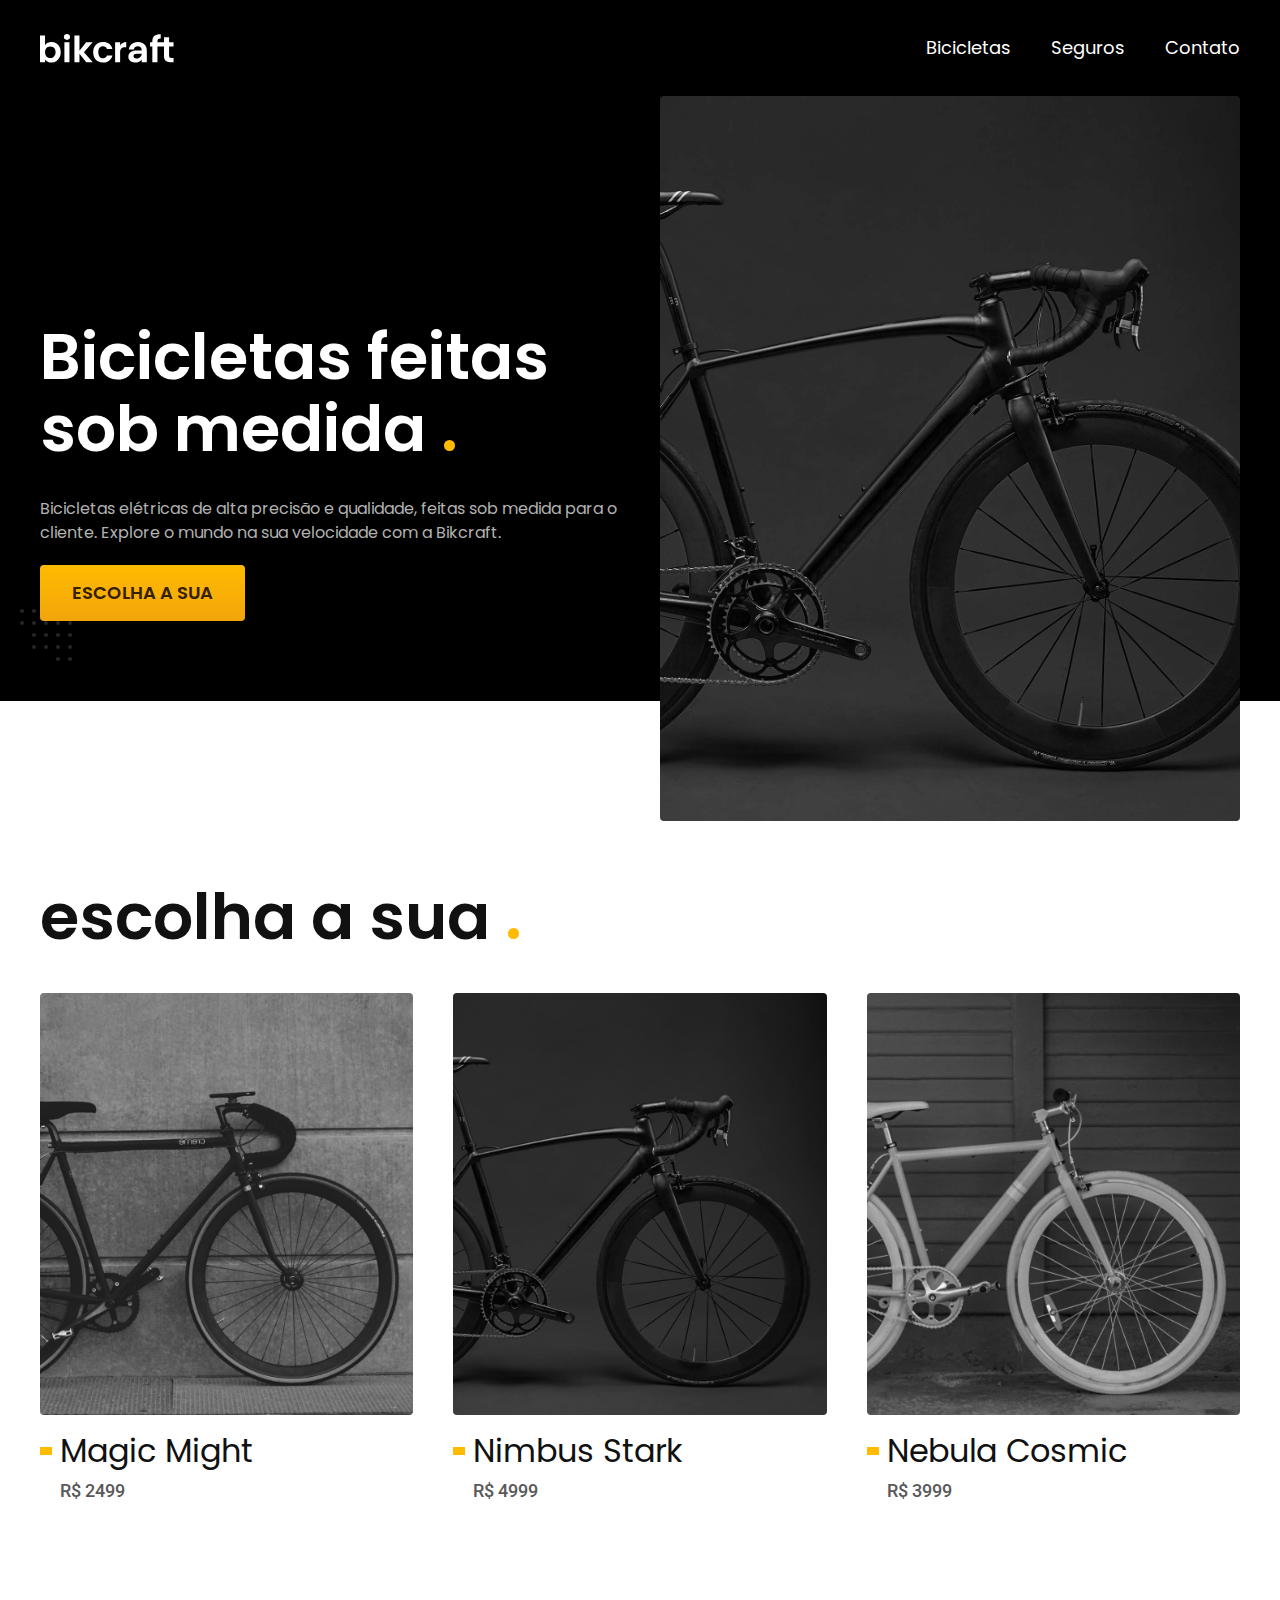
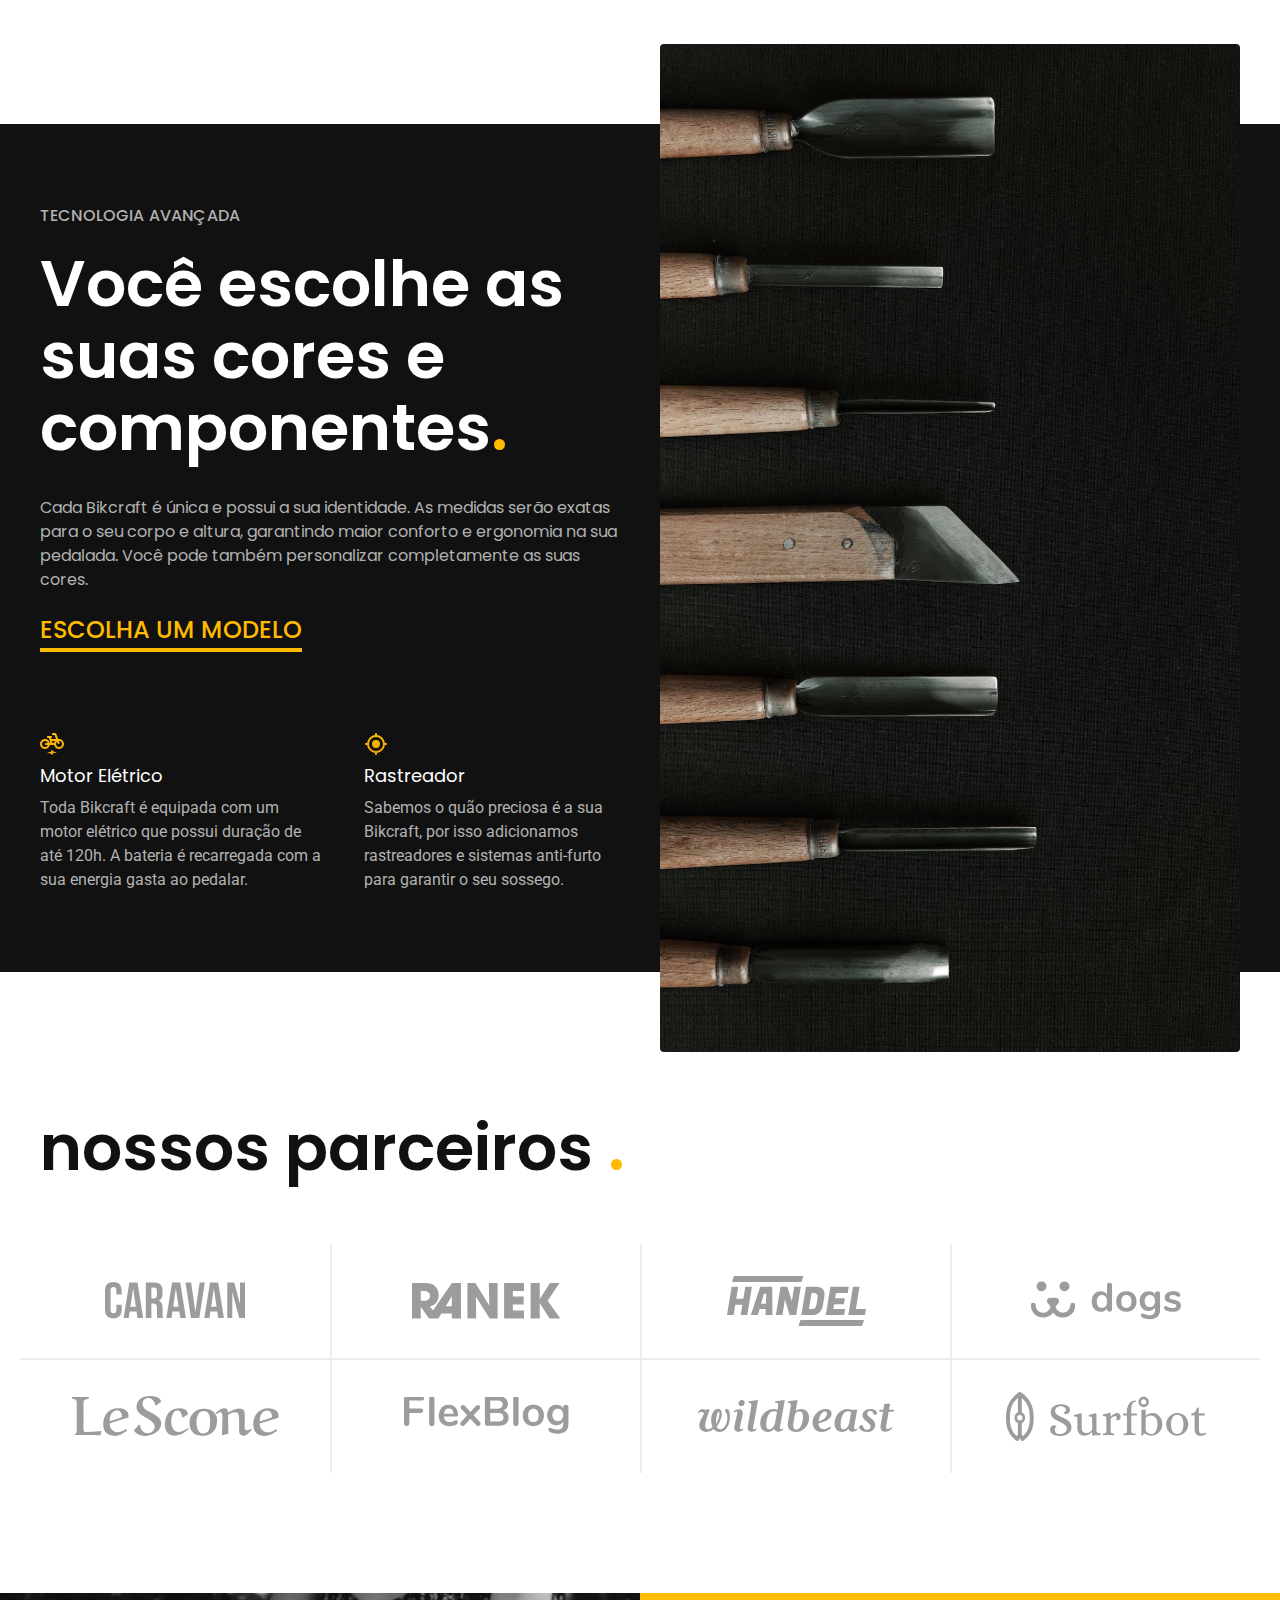
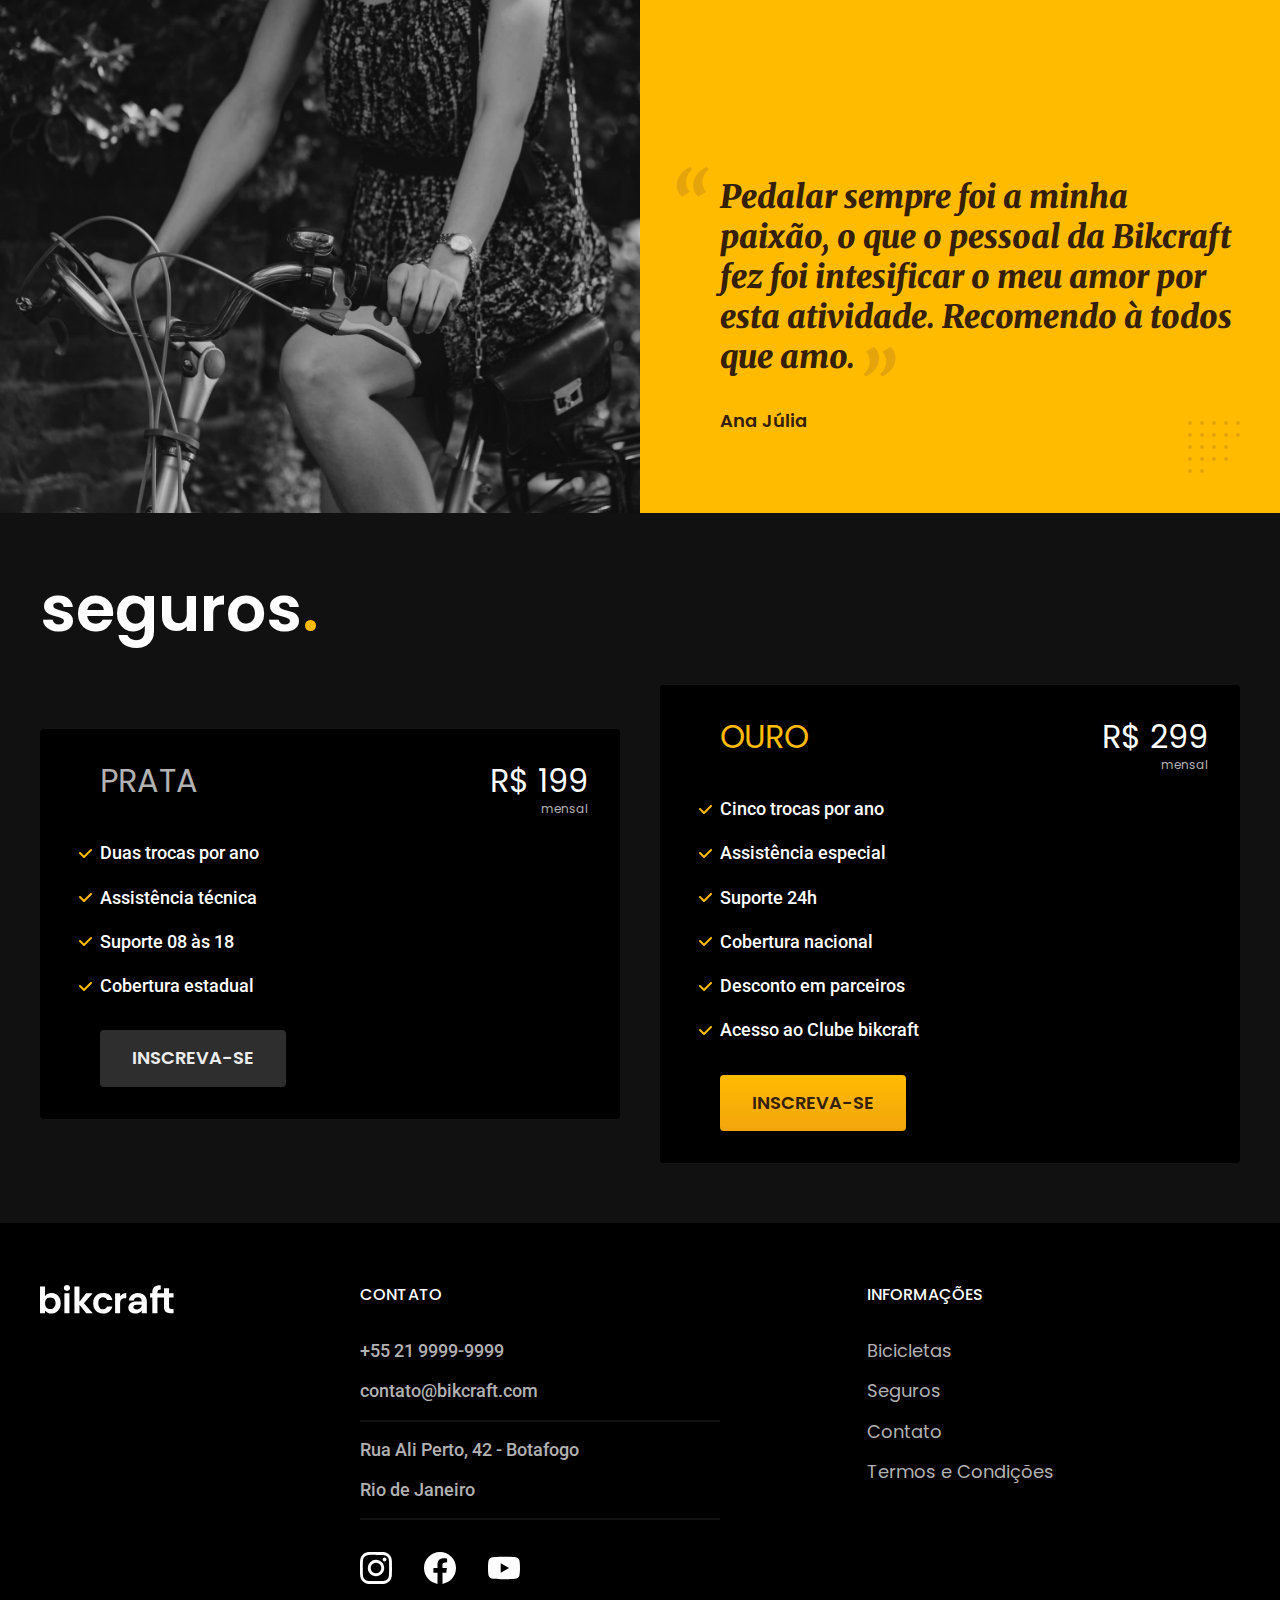
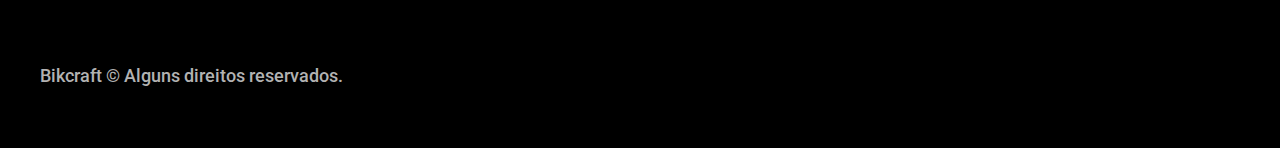
<file: index.html>
<!DOCTYPE html>

<html lang="pt-br">
  <head>
    <meta charset="UTF-8" />
    <meta name="viewport" content="width=device-width, initial-scale=1.0" />
    <title>Bikcraft - Bicicletas Elétricas</title>
    <meta
      name="description"
      content="Bicicletas 
    elétricas de alta precisão e qualidade,  feitas 
    sob medida para o cliente. Explore o mundo na sua velocidade com a Bikcraft."
    />
    <link rel="preconnect" href="https://fonts.googleapis.com" />
    <link rel="preconnect" href="https://fonts.gstatic.com" crossorigin />
    <link
      href="https://fonts.googleapis.com/css2?family=Merriweather:ital,wght@1,900&family=Poppins:wght@400;600&family=Roboto:wght@400;500&display=swap"
      rel="stylesheet"
    />

    <link rel="icon" href="./favicon.svg" type="image/svg+xml" />
    <link rel="preload" href="./css/style.min.css" as="style" />
    <link rel="stylesheet" href="./css/style.min.css" />

    <script>
      document.documentElement.classList.add("js");
    </script>
  </head>

  <body>
    <header class="header-bg">
      <div class="container header">
        <a href="./">
          <img
            src="./img/bikcraft.svg"
            width="136"
            height="32"
            alt="Bikcraft"
          />
        </a>

        <nav aria-label="primaria">
          <ul class="header-menu font-1-m cor-0">
            <li><a href="./bicicletas.html">Bicicletas</a></li>
            <li><a href="./seguros.html">Seguros</a></li>
            <li><a href="./contato.html">Contato</a></li>
          </ul>
        </nav>
      </div>
    </header>

    <main class="introducao-bg">
      <div class="container introducao">
        <div class="introducao-conteudo">
          <h1 class="font-1-xxl cor-0 fadeInRight" data-anime="200">
            Bicicletas feitas sob medida <span class="cor-p1">.</span>
          </h1>
          <p class="font-2-l cor-5 fadeInRight" data-anime="400">
            Bicicletas elétricas de alta precisão e qualidade, feitas sob medida
            para o cliente. Explore o mundo na sua velocidade com a Bikcraft.
          </p>
          <a class="botao fadeInRight" data-anime="600" href="./bicicletas.html"
            >Escolha a sua</a
          >
        </div>
        <picture data-anime="800" class="fadeInRight">
          <source
            media="(max-width: 800px)"
            srcset="./img/bicicletas/nimbus.jpg"
          />
          <img
            src="./img/fotos/introducao.jpg"
            alt="Bicicleta elétrica preta."
          />
        </picture>
      </div>
    </main>

    <article class="bicicletas-lista">
      <h2 class="container font-1-xxl">
        escolha a sua <span class="cor-p1">.</span>
      </h2>

      <ul>
        <li>
          <a href="./bicicletas/magic.html">
            <img src="./img/bicicletas/magic-home.jpg" alt="Bicileta preta" />
            <h3 class="font-1-xl">Magic Might</h3>
            <span class="font-2-m cor-8">R$ 2499</span>
          </a>
        </li>

        <li>
          <a href="./bicicletas/nimbus.html">
            <img src="./img/bicicletas/nimbus-home.jpg" alt="Bicileta preta" />
            <h3 class="font-1-xl">Nimbus Stark</h3>
            <span class="font-2-m cor-8">R$ 4999</span>
          </a>
        </li>

        <li>
          <a href="./bicicletas/nebula.html">
            <img src="./img/bicicletas/nebula-home.jpg" alt="Bicileta preta" />
            <h3 class="font-1-xl">Nebula Cosmic</h3>
            <span class="font-2-m cor-8">R$ 3999</span>
          </a>
        </li>
      </ul>
    </article>

    <article class="tecnologia-bg">
      <div class="tecnologia container">
        <div class="tecnologia-conteudo">
          <span class="font-2-l-b cor-5">Tecnologia Avançada</span>
          <h2 class="font-1-xxl cor-0">
            Você escolhe as suas cores e componentes<span class="cor-p1"
              >.</span
            >
          </h2>
          <p class="font-2-l cor-5">
            Cada Bikcraft é única e possui a sua identidade. As medidas serão
            exatas para o seu corpo e altura, garantindo maior conforto e
            ergonomia na sua pedalada. Você pode também personalizar
            completamente as suas cores.
          </p>
          <a class="link" href="./bicicletas.html">Escolha um modelo</a>
          <div class="tecnologia-vantagens">
            <div>
              <img src="./img/icones/eletrica.svg" alt="" />
              <h3 class="font-1-m cor-0">Motor Elétrico</h3>
              <p class="font-2-s cor-5">
                Toda Bikcraft é equipada com um motor elétrico que possui
                duração de até 120h. A bateria é recarregada com a sua energia
                gasta ao pedalar.
              </p>
            </div>
            <div>
              <img src="./img/icones/rastreador.svg" alt="" />
              <h3 class="font-1-m cor-0">Rastreador</h3>
              <p class="font-2-s cor-5">
                Sabemos o quão preciosa é a sua Bikcraft, por isso adicionamos
                rastreadores e sistemas anti-furto para garantir o seu sossego.
              </p>
            </div>
          </div>
        </div>
        <div class="tecnologia-imagem">
          <img src="./img/fotos/tecnologia.jpg" alt="" />
        </div>
      </div>
    </article>

    <section class="parceiros" aria-label="Nossos-Parceiros">
      <h2 class="container font-1-xxl">
        nossos parceiros <span class="cor-p1">.</span>
      </h2>
      <ul>
        <li><img src="./img/parceiros/caravan.svg" alt="caravan" /></li>
        <li><img src="./img/parceiros/ranek.svg" alt="ranek" /></li>
        <li><img src="./img/parceiros/handel.svg" alt="handel" /></li>
        <li><img src="./img/parceiros/dogs.svg" alt="dogscaravan" /></li>
        <li><img src="./img/parceiros/lescone.svg" alt="lescone" /></li>
        <li><img src="./img/parceiros/flexblog.svg" alt="flexblog" /></li>
        <li><img src="./img/parceiros/wildbeast.svg" alt="wildbeast" /></li>
        <li><img src="./img/parceiros/surfbot.svg" alt="surfbot" /></li>
      </ul>
    </section>

    <section class="depoimento" aria-label="Depoimento">
      <div>
        <img
          src="./img/fotos/depoimento.jpg"
          alt="Pessoa pedalando uma bicicleta Bikcraft"
        />
      </div>

      <div class="depoimento-conteudo">
        <blockquote class="font-1-xl cor-p5">
          <p>
            Pedalar sempre foi a minha paixão, o que o pessoal da Bikcraft fez
            foi intesificar o meu amor por esta atividade. Recomendo à todos que
            amo.
          </p>
        </blockquote>
        <span class="font-1-m-b cor-p5">Ana Júlia</span>
      </div>
    </section>

    <article class="seguros-bg">
      <div class="seguros container">
        <h2 class="font-1-xxl cor-0">seguros<span class="cor-p1">.</span></h2>
        <div class="seguros-item">
          <h3 class="font-1-xl cor-6">PRATA</h3>
          <span class="font-1-xl cor-0"
            >R$ 199 <span class="font-1-xs cor-6">mensal</span></span
          >
          <ul class="font-2-m cor-0">
            <li>Duas trocas por ano</li>
            <li>Assistência técnica</li>
            <li>Suporte 08 às 18</li>
            <li>Cobertura estadual</li>
          </ul>
          <a class="botao secundario" href="./orcamento.html">Inscreva-se</a>
        </div>

        <div class="seguros-item">
          <h3 class="font-1-xl cor-p1">OURO</h3>
          <span class="font-1-xl cor-0"
            >R$ 299 <span class="font-1-xs cor-6">mensal</span></span
          >
          <ul class="font-2-m cor-0">
            <li>Cinco trocas por ano</li>
            <li>Assistência especial</li>
            <li>Suporte 24h</li>
            <li>Cobertura nacional</li>
            <li>Desconto em parceiros</li>
            <li>Acesso ao Clube bikcraft</li>
          </ul>
          <a class="botao" href="./orcamento.html">Inscreva-se</a>
        </div>
      </div>
    </article>

    <footer class="footer-bg">
      <div class="footer container">
        <img src="./img/bikcraft.svg" alt="Bikcraft" />
        <div class="footer-contato">
          <h3 class="font-2-l-b cor-0">Contato</h3>
          <ul class="font-2-m cor-5">
            <li><a href="tel:+552199999999">+55 21 9999-9999</a></li>
            <li>
              <a href="mailto:contato@bikcraft.com">contato@bikcraft.com</a>
            </li>
            <li>Rua Ali Perto, 42 - Botafogo</li>
            <li>Rio de Janeiro</li>
          </ul>
          <div class="footer-redes">
            <a href="./">
              <img src="./img/redes/instagram.svg" alt="Instagram" />
            </a>
            <a href="./">
              <img src="./img/redes/facebook.svg" alt="Facebook" />
            </a>
            <a href="./">
              <img src="./img/redes/youtube.svg" alt="Youtube" />
            </a>
          </div>
        </div>
        <div class="footer-informacoes">
          <h3 class="font-2-l-b cor-0">Informações</h3>
          <nav>
            <ul class="font-1-m cor-5">
              <li><a href="./bicicletas.html">Bicicletas</a></li>
              <li><a href="./seguros.html">Seguros</a></li>
              <li><a href="./contato.html">Contato</a></li>
              <li><a href="./termos.html">Termos e Condições</a></li>
            </ul>
          </nav>
        </div>
        <p class="footer-copy font-2-m cor-6">
          Bikcraft © Alguns direitos reservados.
        </p>
      </div>
    </footer>
    <script src="./js/plugins/simple-anime.js"></script>
    <script src="./js/script.js"></script>
  </body>
</html>
</file>
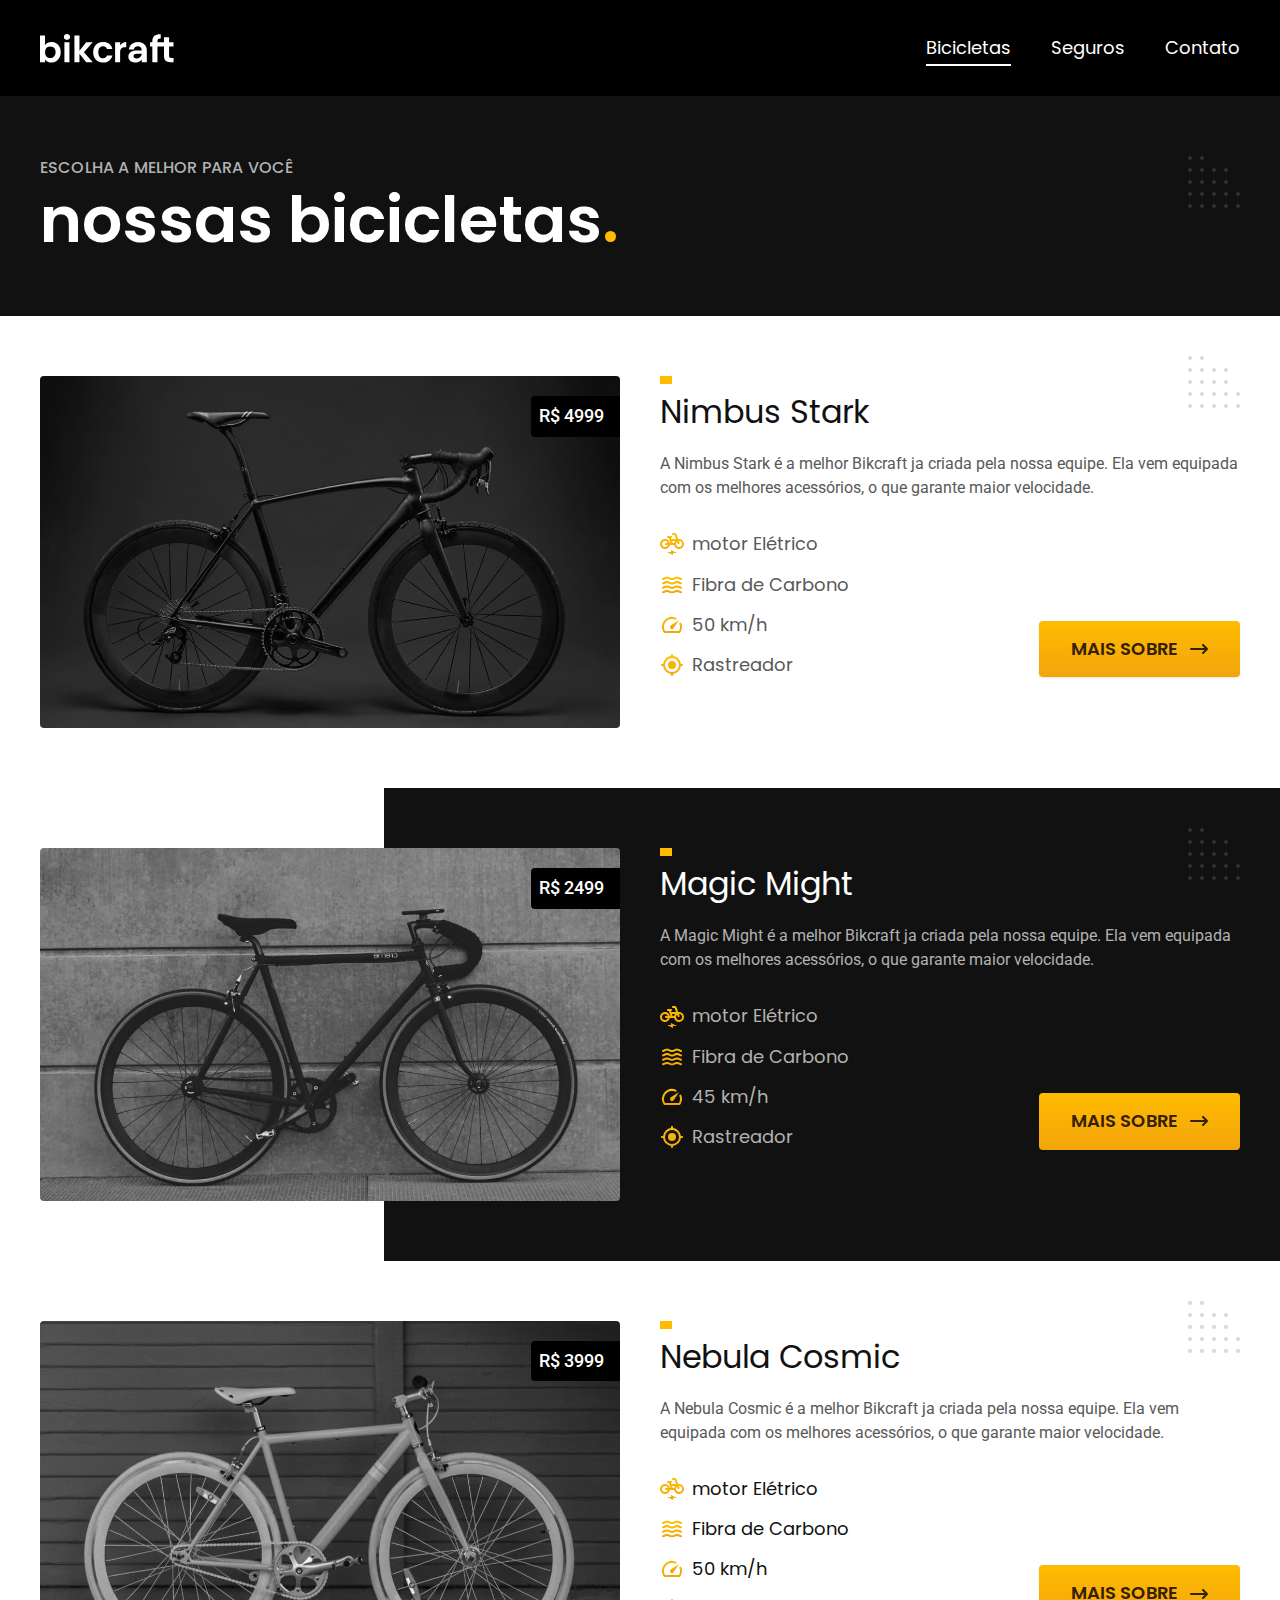
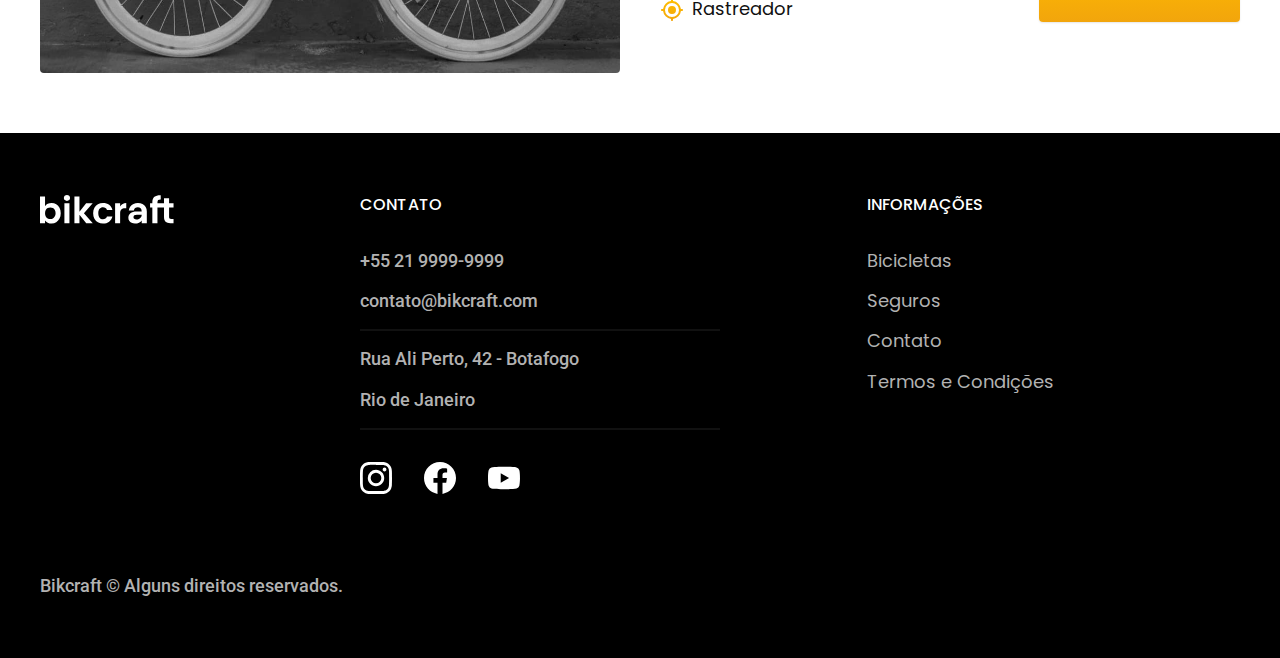
<file: bicicletas.html>
<!DOCTYPE html>

<html lang="pt-br">
  <head>
    <meta charset="UTF-8" />
    <meta name="viewport" content="width=device-width, initial-scale=1.0" />
    <title>Bicicletas | Bikcraft</title>
    <meta name="description" content="Termos e Condições." />
    <link rel="icon" href="./favicon.svg" type="image/svg+xml" />
    <link rel="preload" href="./css/style.min.css" as="style" />
    <link rel="stylesheet" href="./css/style.min.css" />

    <link rel="preconnect" href="https://fonts.googleapis.com" />
    <link rel="preconnect" href="https://fonts.gstatic.com" crossorigin />
    <link
      href="https://fonts.googleapis.com/css2?family=Merriweather:ital,wght@1,900&family=Poppins:wght@400;600&family=Roboto:wght@400;500&display=swap"
      rel="stylesheet"
    />
    <script>
      document.documentElement.classList.add("js");
    </script>
  </head>

  <body id="bicicletas">
    <header class="header-bg">
      <div class="container header">
        <a href="./">
          <img src="./img/bikcraft.svg" alt="Bikcraft" />
        </a>

        <nav aria-label="primaria">
          <ul class="header-menu font-1-m cor-0">
            <li><a href="./bicicletas.html">Bicicletas</a></li>
            <li><a href="./seguros.html">Seguros</a></li>
            <li><a href="./contato.html">Contato</a></li>
          </ul>
        </nav>
      </div>
    </header>

    <main>
      <div class="titulo-bg">
        <div class="titulo container">
          <p class="font font-2-l-b cor-5">Escolha a melhor para você</p>
          <h1 class="font-1-xxl cor-0">
            nossas bicicletas<span class="cor-p1">.</span>
          </h1>
        </div>
      </div>

      <div>
        <div class="bicicletas container">
          <div class="bicicletas-imagem">
            <img src="./img/bicicletas/nimbus.jpg" alt="Bicicleta Preta" />
            <span class="font-2-m cor-0">R$ 4999</span>
          </div>
          <div class="bicicletas-conteudo">
            <h2 class="font-1-xl">Nimbus Stark</h2>
            <p class="font-2-s cor-8">
              A Nimbus Stark é a melhor Bikcraft ja criada pela nossa equipe.
              Ela vem equipada com os melhores acessórios, o que garante maior
              velocidade.
            </p>
            <ul class="font-1-m cor-8">
              <li>
                <img src="./img/icones/eletrica.svg" alt="" />
                motor Elétrico
              </li>
              <li>
                <img src="./img/icones/carbono.svg" alt="" />
                Fibra de Carbono
              </li>
              <li>
                <img src="./img/icones/velocidade.svg" alt="" />
                50 km/h
              </li>
              <li>
                <img src="./img/icones/rastreador.svg" alt="" />
                Rastreador
              </li>
            </ul>
            <a class="botao seta" href="./bicicletas/nimbus.html">Mais Sobre</a>
          </div>
        </div>
      </div>

      <div class="bicicletas-bg">
        <div class="bicicletas container">
          <div class="bicicletas-imagem">
            <img src="./img/bicicletas/magic.jpg" alt="Bicicleta Preta" />
            <span class="font-2-m cor-0">R$ 2499</span>
          </div>
          <div class="bicicletas-conteudo">
            <h2 class="font-1-xl cor-0">Magic Might</h2>
            <p class="font-2-s cor-5">
              A Magic Might é a melhor Bikcraft ja criada pela nossa equipe. Ela
              vem equipada com os melhores acessórios, o que garante maior
              velocidade.
            </p>
            <ul class="font-1-m cor-5">
              <li>
                <img src="./img/icones/eletrica.svg" alt="" />
                motor Elétrico
              </li>
              <li>
                <img src="./img/icones/carbono.svg" alt="" />
                Fibra de Carbono
              </li>
              <li>
                <img src="./img/icones/velocidade.svg" alt="" />
                45 km/h
              </li>
              <li>
                <img src="./img/icones/rastreador.svg" alt="" />
                Rastreador
              </li>
            </ul>
            <a class="botao seta" href="./bicicletas/magic.html">Mais Sobre</a>
          </div>
        </div>
      </div>

      <div>
        <div class="bicicletas container">
          <div class="bicicletas-imagem">
            <img src="./img/bicicletas/nebula.jpg" alt="Bicicleta Preta" />
            <span class="font-2-m cor-0">R$ 3999</span>
          </div>
          <div class="bicicletas-conteudo">
            <h2 class="font-1-xl">Nebula Cosmic</h2>
            <p class="font-2-s cor-8">
              A Nebula Cosmic é a melhor Bikcraft ja criada pela nossa equipe.
              Ela vem equipada com os melhores acessórios, o que garante maior
              velocidade.
            </p>
            <ul class="font-1-m cor8">
              <li>
                <img src="./img/icones/eletrica.svg" alt="" />
                motor Elétrico
              </li>
              <li>
                <img src="./img/icones/carbono.svg" alt="" />
                Fibra de Carbono
              </li>
              <li>
                <img src="./img/icones/velocidade.svg" alt="" />
                50 km/h
              </li>
              <li>
                <img src="./img/icones/rastreador.svg" alt="" />
                Rastreador
              </li>
            </ul>
            <a class="botao seta" href="./bicicletas/nebula.html">Mais Sobre</a>
          </div>
        </div>
      </div>
    </main>

    <footer class="footer-bg">
      <div class="footer container">
        <img src="./img/bikcraft.svg" alt="Bikcraft" />
        <div class="footer-contato">
          <h3 class="font-2-l-b cor-0">Contato</h3>
          <ul class="font-2-m cor-5">
            <li><a href="tel:+552199999999">+55 21 9999-9999</a></li>
            <li>
              <a href="mailto:contato@bikcraft.com">contato@bikcraft.com</a>
            </li>
            <li>Rua Ali Perto, 42 - Botafogo</li>
            <li>Rio de Janeiro</li>
          </ul>
          <div class="footer-redes">
            <a href="./">
              <img src="./img/redes/instagram.svg" alt="Instagram" />
            </a>
            <a href="./">
              <img src="./img/redes/facebook.svg" alt="Facebook" />
            </a>
            <a href="./">
              <img src="./img/redes/youtube.svg" alt="Youtube" />
            </a>
          </div>
        </div>
        <div class="footer-informacoes">
          <h3 class="font-2-l-b cor-0">Informações</h3>
          <nav>
            <ul class="font-1-m cor-5">
              <li><a href="./bicicletas.html">Bicicletas</a></li>
              <li><a href="./seguros.html">Seguros</a></li>
              <li><a href="./contato.html">Contato</a></li>
              <li><a href="./termos.html">Termos e Condições</a></li>
            </ul>
          </nav>
        </div>
        <p class="footer-copy font-2-m cor-6">
          Bikcraft © Alguns direitos reservados.
        </p>
      </div>
    </footer>
    <script src="./js/script.js"></script>
  </body>
</html>
</file>
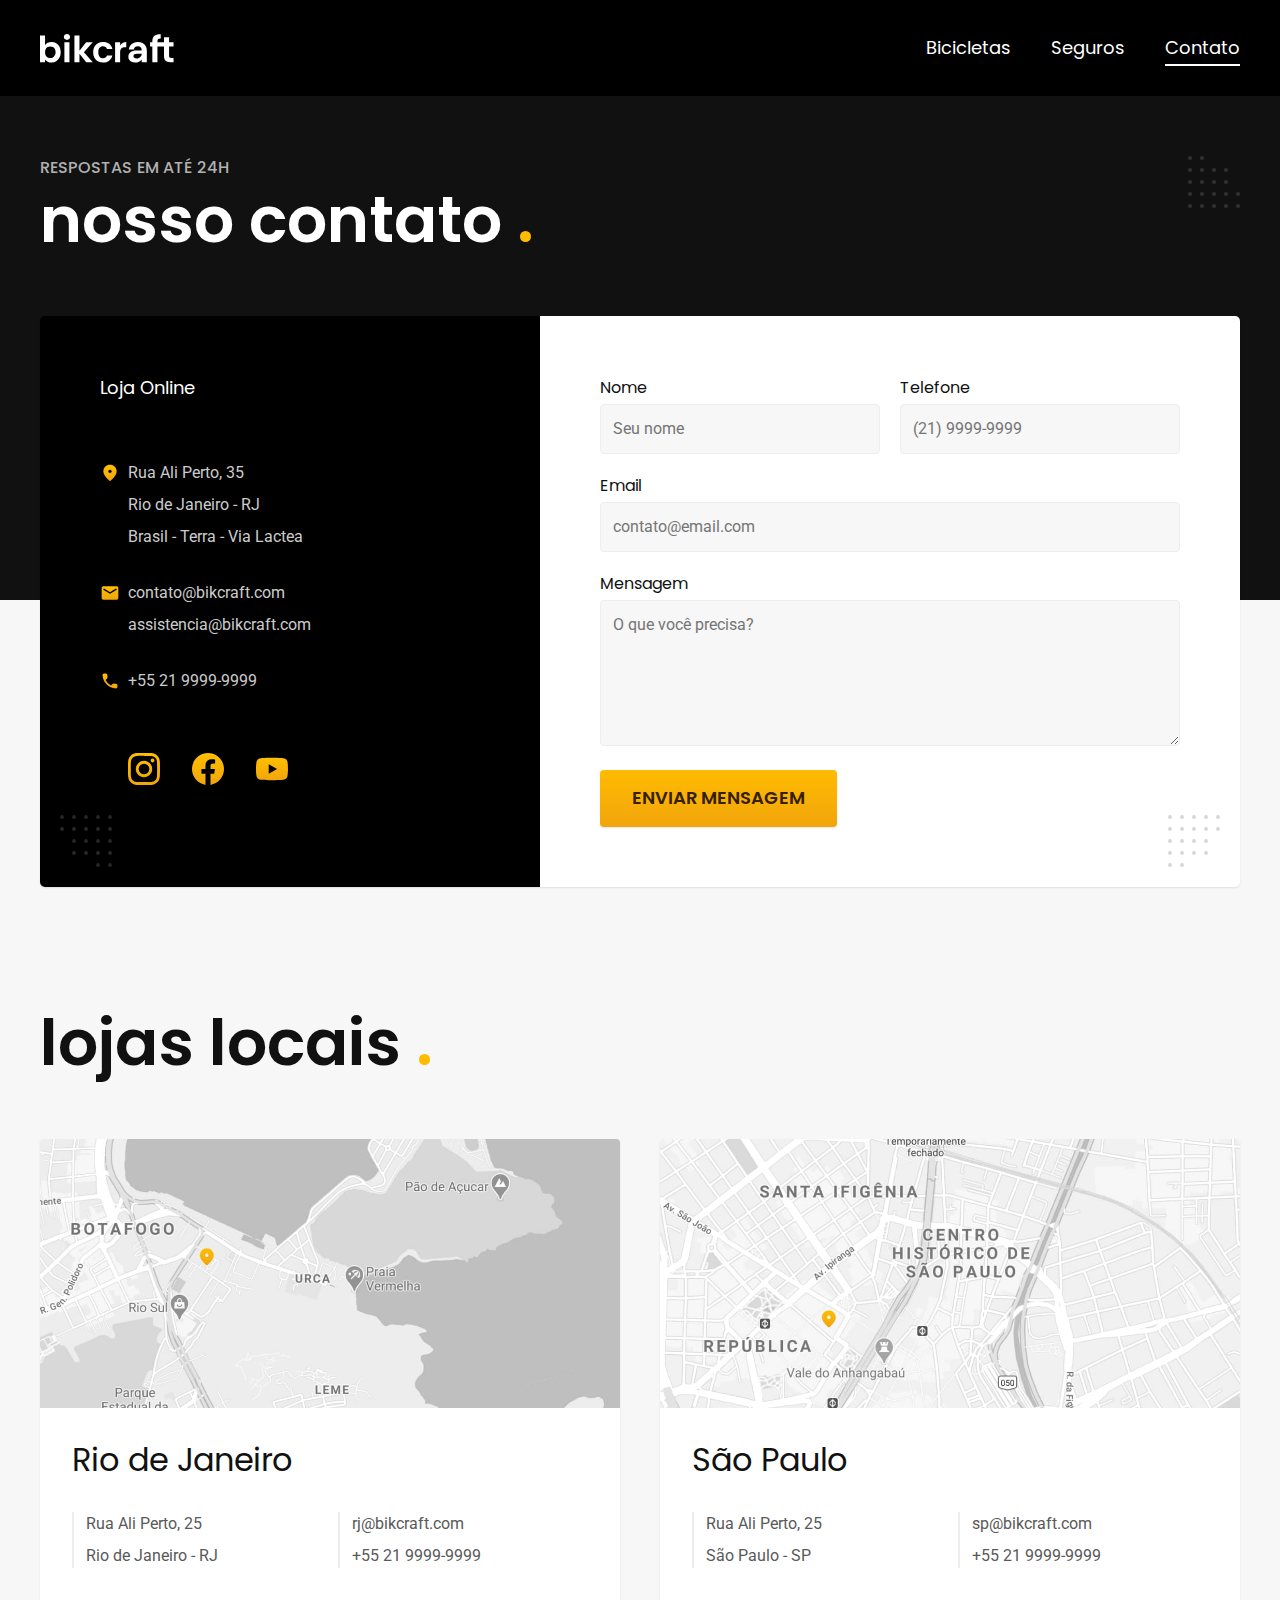
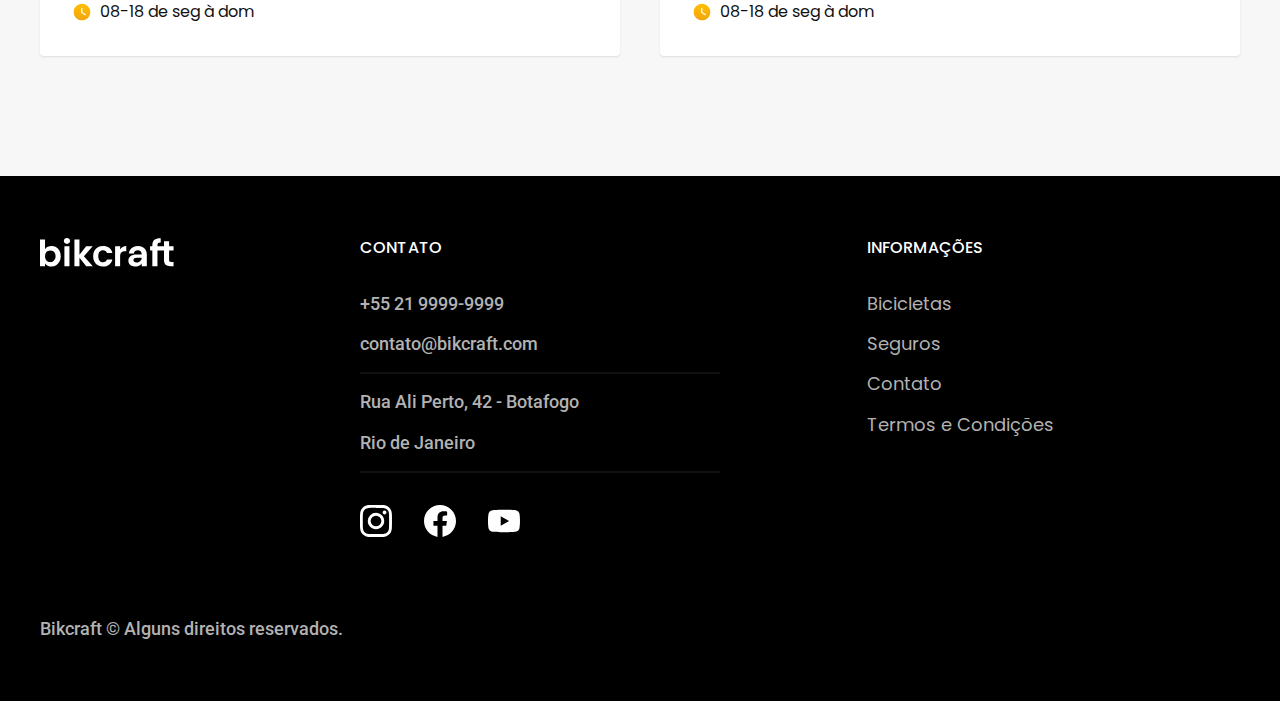
<file: contato.html>
<!DOCTYPE html>

<html lang="pt-br">
  <head>
    <meta charset="UTF-8" />
    <meta name="viewport" content="width=device-width, initial-scale=1.0" />
    <title>Contato | Bikcraft</title>
    <meta name="description" content="Termos e Condições." />
    <link rel="icon" href="./favicon.svg" type="image/svg+xml" />
    <link rel="preload" href="./css/style.min.css" as="style" />
    <link rel="stylesheet" href="./css/style.min.css" />

    <link rel="preconnect" href="https://fonts.googleapis.com" />
    <link rel="preconnect" href="https://fonts.gstatic.com" crossorigin />
    <link
      href="https://fonts.googleapis.com/css2?family=Merriweather:ital,wght@1,900&family=Poppins:wght@400;600&family=Roboto:wght@400;500&display=swap"
      rel="stylesheet"
    />
    <script>
      document.documentElement.classList.add("js");
    </script>
  </head>

  <body id="contato">
    <header class="header-bg">
      <div class="container header">
        <a href="./">
          <img src="./img/bikcraft.svg" alt="Bikcraft" />
        </a>

        <nav aria-label="primaria">
          <ul class="header-menu font-1-m cor-0">
            <li><a href="./bicicletas.html">Bicicletas</a></li>
            <li><a href="./seguros.html">Seguros</a></li>
            <li><a href="./contato.html">Contato</a></li>
          </ul>
        </nav>
      </div>
    </header>

    <main>
      <div class="titulo-bg">
        <div class="titulo container">
          <p class="font font-2-l-b cor-5">Respostas em até 24h</p>
          <h1 class="font-1-xxl cor-0">
            nosso contato <span class="cor-p1">.</span>
          </h1>
        </div>
      </div>

      <div class="contato container">
        <section class="contato-dados" aria-label="Endereço">
          <h2 class="font-1-m cor-0">Loja Online</h2>
          <div class="contato-endereco font-2-s cor-4">
            <p>Rua Ali Perto, 35</p>
            <p>Rio de Janeiro - RJ</p>
            <p>Brasil - Terra - Via Lactea</p>
          </div>
          <address class="contato-meios font-2-s cor-4">
            <a href="mailto:contato@bikcraft.com">contato@bikcraft.com</a>
            <a href="mailto:assistencia@bikcraft.com"
              >assistencia@bikcraft.com</a
            >
            <a href="tel:+552199999999">+55 21 9999-9999</a>
          </address>
          <div class="contato-redes">
            <a href="./">
              <img src="./img/redes/instagram-p.svg" alt="Instagram" />
            </a>
            <a href="./">
              <img src="./img/redes/facebook-p.svg" alt="Facebook" />
            </a>
            <a href="./">
              <img src="./img/redes/youtube-p.svg" alt="Youtube" />
            </a>
          </div>
        </section>

        <section class="contato-formulario" aria-label="Formulário">
          <form class="form" action="./contato.html">
            <div>
              <label for="nome">Nome</label>
              <input type="text" id="nome" name="nome" placeholder="Seu nome" />
            </div>
            <div>
              <label for="telefone">Telefone</label>
              <input
                type="text"
                id="telefone"
                name="telefone"
                placeholder="(21) 9999-9999"
              />
            </div>
            <div class="col-2">
              <label for="email">Email</label>
              <input
                type="email"
                id="email"
                name="email"
                placeholder="contato@email.com"
              />
            </div>
            <div class="col-2">
              <label for="mensagem">Mensagem</label>
              <textarea
                rows="5"
                id="mensagem"
                name="mensagem"
                placeholder="O que você precisa?"
              ></textarea>
            </div>
            <button class="botao col-2">Enviar Mensagem</button>
          </form>
        </section>
      </div>
    </main>

    <article class="lojas container">
      <h2 class="font-1-xxl">lojas locais <span class="cor-p1">.</span></h2>
      <div class="lojas-item">
        <img
          src="./img/lojas/rj.jpg"
          alt="mapa marcando o endereço em Rua Ali Perto, 25 - 
        Rio de Janeiro - RJ"
        />
        <div class="lojas-conteudo">
          <h3 class="font-1-xl">Rio de Janeiro</h3>
          <div class="lojas-dados font-2-s cor-8">
            <p>Rua Ali Perto, 25</p>
            <p>Rio de Janeiro - RJ</p>
          </div>
          <div class="lojas-dados font-2-s cor-8">
            <a href="mailto:rj@bikcraft.com">rj@bikcraft.com</a>
            <a href="tel:+552199999999">+55 21 9999-9999</a>
          </div>
          <p class="lojas-tempo font-1-s">
            <img src="./img/icones/horario.svg" alt="" />08-18 de seg à dom
          </p>
        </div>
      </div>

      <div class="lojas-item">
        <img
          src="./img/lojas/sp.jpg"
          alt="mapa marcando o endereço em Rua Ali Perto, 25 - 
        São Paulo - SP"
        />
        <div class="lojas-conteudo">
          <h3 class="font-1-xl">São Paulo</h3>
          <div class="lojas-dados font-2-s cor-8">
            <p>Rua Ali Perto, 25</p>
            <p>São Paulo - SP</p>
          </div>
          <div class="lojas-dados font-2-s cor-8">
            <a href="mailto:sp@bikcraft.com">sp@bikcraft.com</a>
            <a href="tel:+551199999999">+55 21 9999-9999</a>
          </div>
          <p class="lojas-tempo font-1-s">
            <img src="./img/icones/horario.svg" alt="" />08-18 de seg à dom
          </p>
        </div>
      </div>
    </article>

    <footer class="footer-bg">
      <div class="footer container">
        <img src="./img/bikcraft.svg" alt="Bikcraft" />
        <div class="footer-contato">
          <h3 class="font-2-l-b cor-0">Contato</h3>
          <ul class="font-2-m cor-5">
            <li><a href="tel:+552199999999">+55 21 9999-9999</a></li>
            <li>
              <a href="mailto:contato@bikcraft.com">contato@bikcraft.com</a>
            </li>
            <li>Rua Ali Perto, 42 - Botafogo</li>
            <li>Rio de Janeiro</li>
          </ul>
          <div class="footer-redes">
            <a href="./">
              <img src="./img/redes/instagram.svg" alt="Instagram" />
            </a>
            <a href="./">
              <img src="./img/redes/facebook.svg" alt="Facebook" />
            </a>
            <a href="./">
              <img src="./img/redes/youtube.svg" alt="Youtube" />
            </a>
          </div>
        </div>
        <div class="footer-informacoes">
          <h3 class="font-2-l-b cor-0">Informações</h3>
          <nav>
            <ul class="font-1-m cor-5">
              <li><a href="./bicicletas.html">Bicicletas</a></li>
              <li><a href="./seguros.html">Seguros</a></li>
              <li><a href="./contato.html">Contato</a></li>
              <li><a href="./termos.html">Termos e Condições</a></li>
            </ul>
          </nav>
        </div>
        <p class="footer-copy font-2-m cor-6">
          Bikcraft © Alguns direitos reservados.
        </p>
      </div>
    </footer>
    <script src="./js/script.js"></script>
  </body>
</html>
</file>
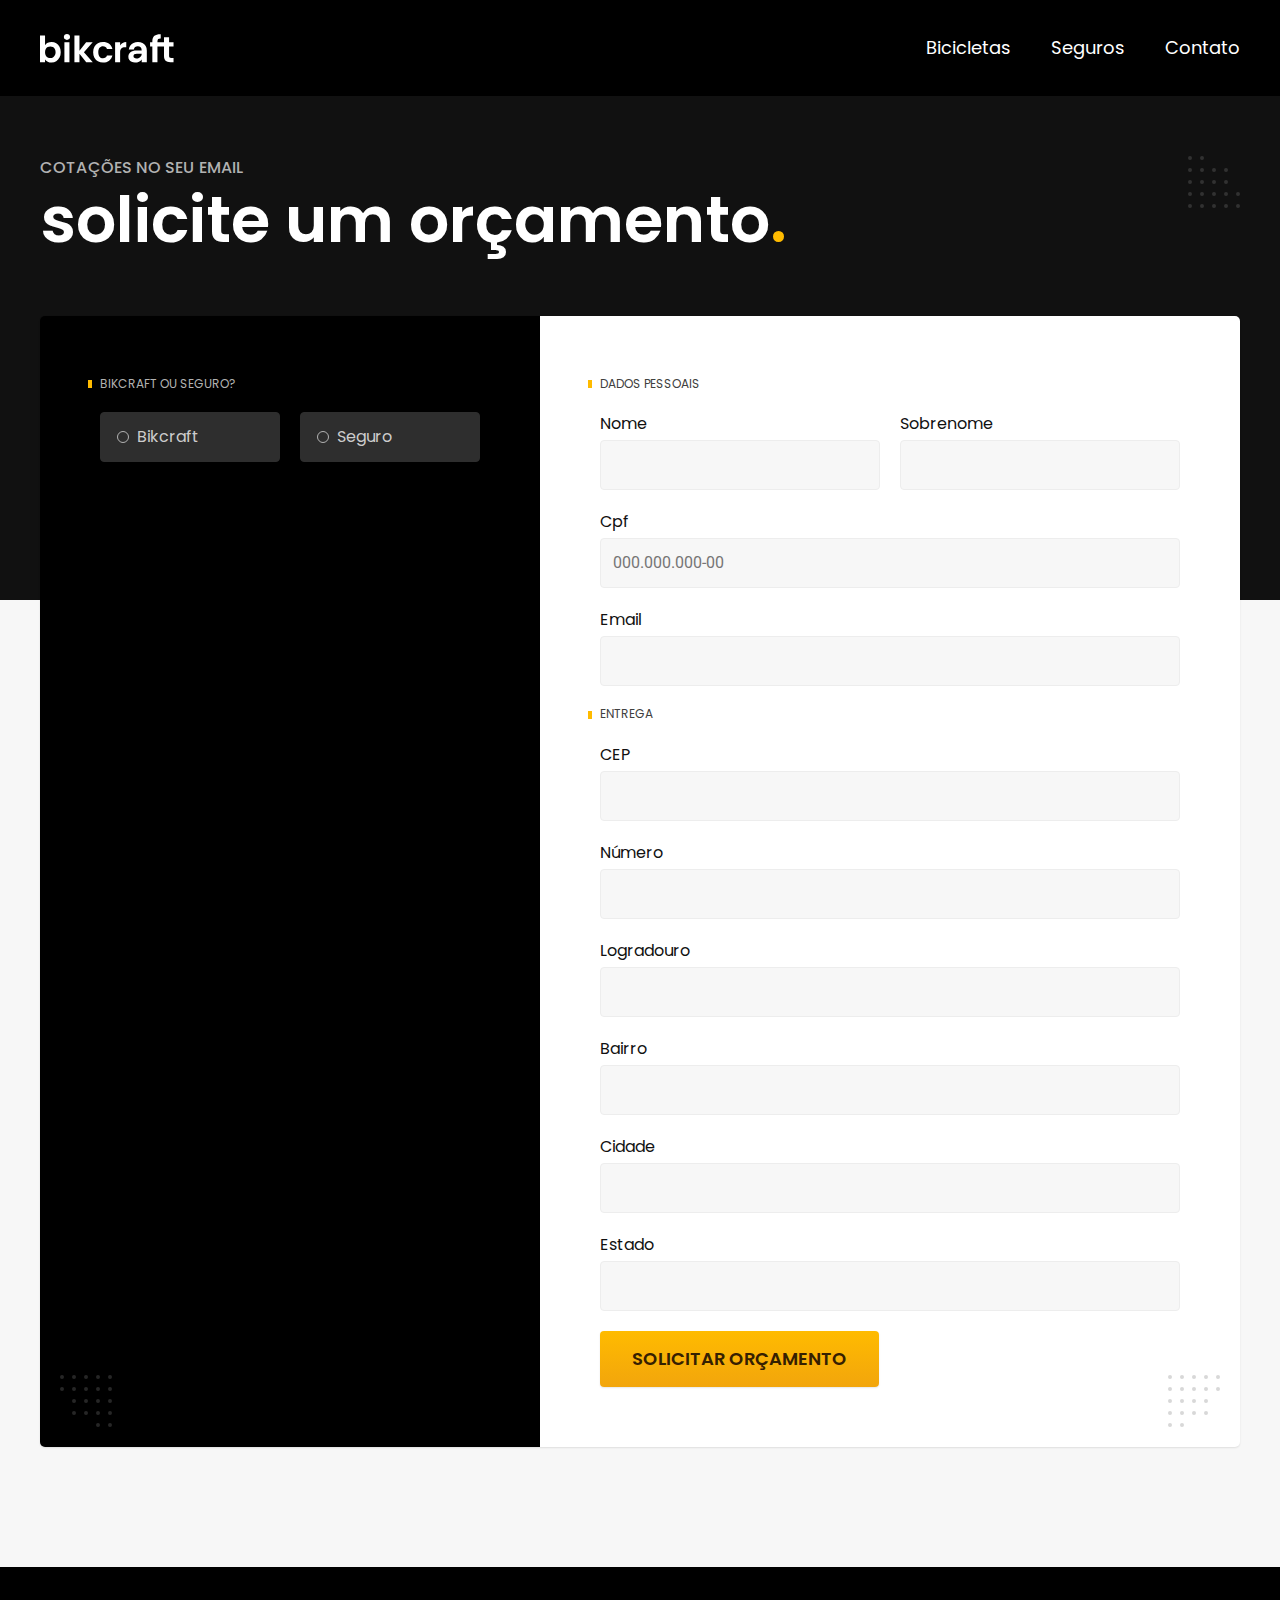
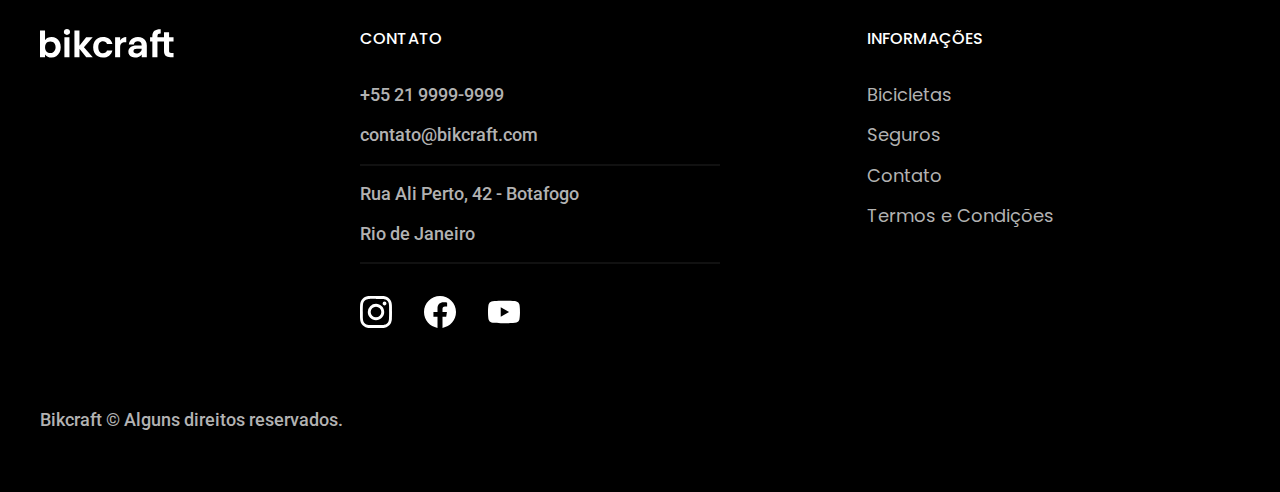
<file: orcamento.html>
<!DOCTYPE html>

<html lang="pt-br">
  <head>
    <meta charset="UTF-8" />
    <meta name="viewport" content="width=device-width, initial-scale=1.0" />
    <title>Orçamento | Bikcraft</title>
    <meta name="description" content="Termos e Condições." />
    <link rel="icon" href="./favicon.svg" type="image/svg+xml" />
    <link rel="preload" href="./css/style.min.css" as="style" />
    <link rel="stylesheet" href="./css/style.min.css" />

    <link rel="preconnect" href="https://fonts.googleapis.com" />
    <link rel="preconnect" href="https://fonts.gstatic.com" crossorigin />
    <link
      href="https://fonts.googleapis.com/css2?family=Merriweather:ital,wght@1,900&family=Poppins:wght@400;600&family=Roboto:wght@400;500&display=swap"
      rel="stylesheet"
    />
    <script>
      document.documentElement.classList.add("js");
    </script>
  </head>

  <body id="orcamento">
    <header class="header-bg">
      <div class="container header">
        <a href="./">
          <img src="./img/bikcraft.svg" alt="Bikcraft" />
        </a>

        <nav aria-label="primaria">
          <ul class="header-menu font-1-m cor-0">
            <li><a href="./bicicletas.html">Bicicletas</a></li>
            <li><a href="./seguros.html">Seguros</a></li>
            <li><a href="./contato.html">Contato</a></li>
          </ul>
        </nav>
      </div>
    </header>

    <main>
      <div class="titulo-bg">
        <div class="titulo container">
          <p class="font font-2-l-b cor-5">Cotações no seu email</p>
          <h1 class="font-1-xxl cor-0">
            solicite um orçamento<span class="cor-p1">.</span>
          </h1>
        </div>
      </div>

      <form class="orcamento container" action="./">
        <div class="orcamento-produto">
          <h2 class="font-1-xs cor-5">Bikcraft ou Seguro?</h2>

          <input type="radio" name="tipo" value="bikcraft" id="bikcraft" />
          <label for="bikcraft">Bikcraft</label>

          <input type="radio" name="tipo" value="seguro" id="seguro" />
          <label for="seguro">Seguro</label>

          <div class="orcamento-conteudo" id="orcamento-bikcraft">
            <h2 class="font-1-xs cor-5">Escolha a sua</h2>

            <input type="radio" name="produto" value="nimbus" id="nimbus" />
            <label for="nimbus">Nimbus Stark <span>R$ 4999</span></label>
            <div class="orcamento-detalhes">
              <ul class="font-1-xs cor-8">
                <li>
                  <img src="./img/icones/eletrica.svg" alt="" /> Motor Elétrico
                </li>
                <li>
                  <img src="./img/icones/carbono.svg" alt="" /> Fibra de Carbono
                </li>
                <li>
                  <img src="./img/icones/velocidade.svg" alt="" /> 50 km/h
                </li>
                <li>
                  <img src="./img/icones/rastreador.svg" alt="" /> Rastreador
                </li>
              </ul>
              <img src="./img/bicicletas/nimbus.jpg" alt="Bicicleta preta" />
            </div>

            <input type="radio" name="produto" value="magic" id="magic" />
            <label for="magic">Magic Might <span>R$ 2499</span></label>
            <div class="orcamento-detalhes">
              <ul class="font-1-xs cor-8">
                <li>
                  <img src="./img/icones/eletrica.svg" alt="" /> Motor Elétrico
                </li>
                <li>
                  <img src="./img/icones/carbono.svg" alt="" /> Fibra de Carbono
                </li>
                <li>
                  <img src="./img/icones/velocidade.svg" alt="" /> 45 km/h
                </li>
                <li>
                  <img src="./img/icones/rastreador.svg" alt="" /> Rastreador
                </li>
              </ul>
              <img src="./img/bicicletas/magic.jpg" alt="Bicicleta preta" />
            </div>

            <input type="radio" name="produto" value="nebula" id="nebula" />
            <label for="nebula">Nebula Cosmic <span>R$ 3999</span></label>
            <div class="orcamento-detalhes">
              <ul class="font-1-xs cor-8">
                <li>
                  <img src="./img/icones/eletrica.svg" alt="" /> Motor Elétrico
                </li>
                <li>
                  <img src="./img/icones/carbono.svg" alt="" /> Fibra de Carbono
                </li>
                <li>
                  <img src="./img/icones/velocidade.svg" alt="" /> 40 km/h
                </li>
                <li>
                  <img src="./img/icones/rastreador.svg" alt="" /> Rastreador
                </li>
              </ul>
              <img src="./img/bicicletas/nebula.jpg" alt="Bicicleta branca" />
            </div>
          </div>

          <div class="orcamento-conteudo" id="orcamento-seguro">
            <h2 class="font-1-xs cor-5">Escolha o plano</h2>

            <input type="radio" name="produto" value="prata" id="prata" />
            <label for="prata">Prata <span>R$ 199</span></label>

            <input type="radio" name="produto" value="ouro" id="ouro" />
            <label for="ouro">Ouro <span>R$ 299</span></label>
          </div>
        </div>
        <div class="orcamento-dados form">
          <h2 class="font-1-xs cor-9 col-2">dados pessoais</h2>
          <div>
            <label for="nome">Nome</label>
            <input type="text" id="nome" name="nome" />
          </div>
          <div>
            <label for="sobrenome">Sobrenome</label>
            <input type="text" id="sobrenome" name="sobrenome" />
          </div>
          <div class="col-2">
            <label for="cpf">Cpf</label>
            <input
              type="text"
              id="cpf"
              name="cpf"
              placeholder="000.000.000-00"
            />
          </div>
          <div class="col-2">
            <label for="email">Email</label>
            <input type="email" id="email" name="email" />
          </div>
          <h2 class="font-1-xs cor-9 col-2">Entrega</h2>
          <div class="col-2">
            <label for="cep">CEP</label>
            <input type="text" id="cep" name="cep" />
          </div>
          <div class="col-2">
            <label for="numero">Número</label>
            <input type="text" id="numero" name="numero" />
          </div>
          <div class="col-2">
            <label for="logradouro">Logradouro</label>
            <input type="text" id="logradouro" name="logradouro" />
          </div>
          <div class="col-2">
            <label for="bairro">Bairro</label>
            <input type="text" id="bairro" name="bairro" />
          </div>
          <div class="col-2">
            <label for="cidade">Cidade</label>
            <input type="text" id="cidade" name="cidade" />
          </div>
          <div class="col-2">
            <label for="estado">Estado</label>
            <input type="text" id="estado" name="estado" />
          </div>
          <button class="botao col-2">Solicitar Orçamento</button>
        </div>
      </form>
    </main>

    <footer class="footer-bg">
      <div class="footer container">
        <img src="./img/bikcraft.svg" alt="Bikcraft" />
        <div class="footer-contato">
          <h3 class="font-2-l-b cor-0">Contato</h3>
          <ul class="font-2-m cor-5">
            <li><a href="tel:+552199999999">+55 21 9999-9999</a></li>
            <li>
              <a href="mailto:contato@bikcraft.com">contato@bikcraft.com</a>
            </li>
            <li>Rua Ali Perto, 42 - Botafogo</li>
            <li>Rio de Janeiro</li>
          </ul>
          <div class="footer-redes">
            <a href="./">
              <img src="./img/redes/instagram.svg" alt="Instagram" />
            </a>
            <a href="./">
              <img src="./img/redes/facebook.svg" alt="Facebook" />
            </a>
            <a href="./">
              <img src="./img/redes/youtube.svg" alt="Youtube" />
            </a>
          </div>
        </div>
        <div class="footer-informacoes">
          <h3 class="font-2-l-b cor-0">Informações</h3>
          <nav>
            <ul class="font-1-m cor-5">
              <li><a href="./bicicletas.html">Bicicletas</a></li>
              <li><a href="./seguros.html">Seguros</a></li>
              <li><a href="./contato.html">Contato</a></li>
              <li><a href="./termos.html">Termos e Condições</a></li>
            </ul>
          </nav>
        </div>
        <p class="footer-copy font-2-m cor-6">
          Bikcraft © Alguns direitos reservados.
        </p>
      </div>
    </footer>
    <script src="./js/script.js"></script>
  </body>
</html>
</file>
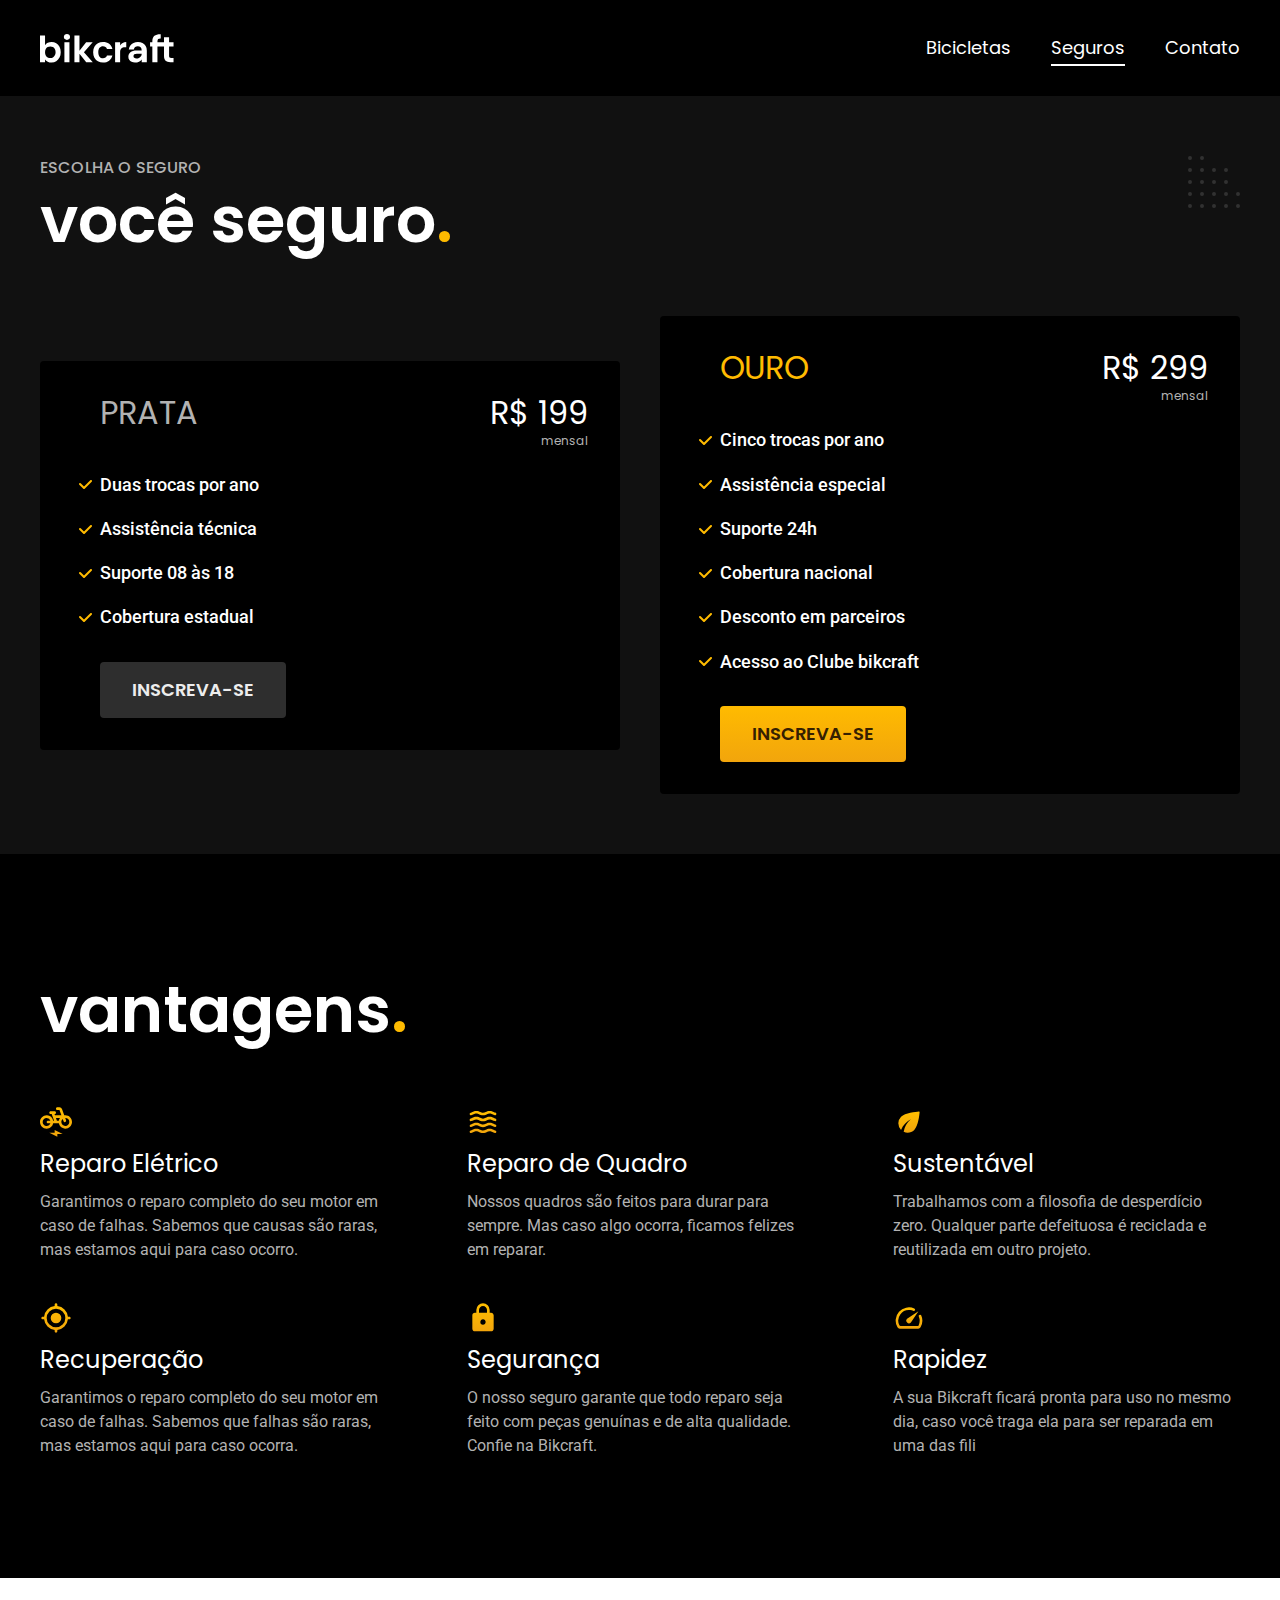
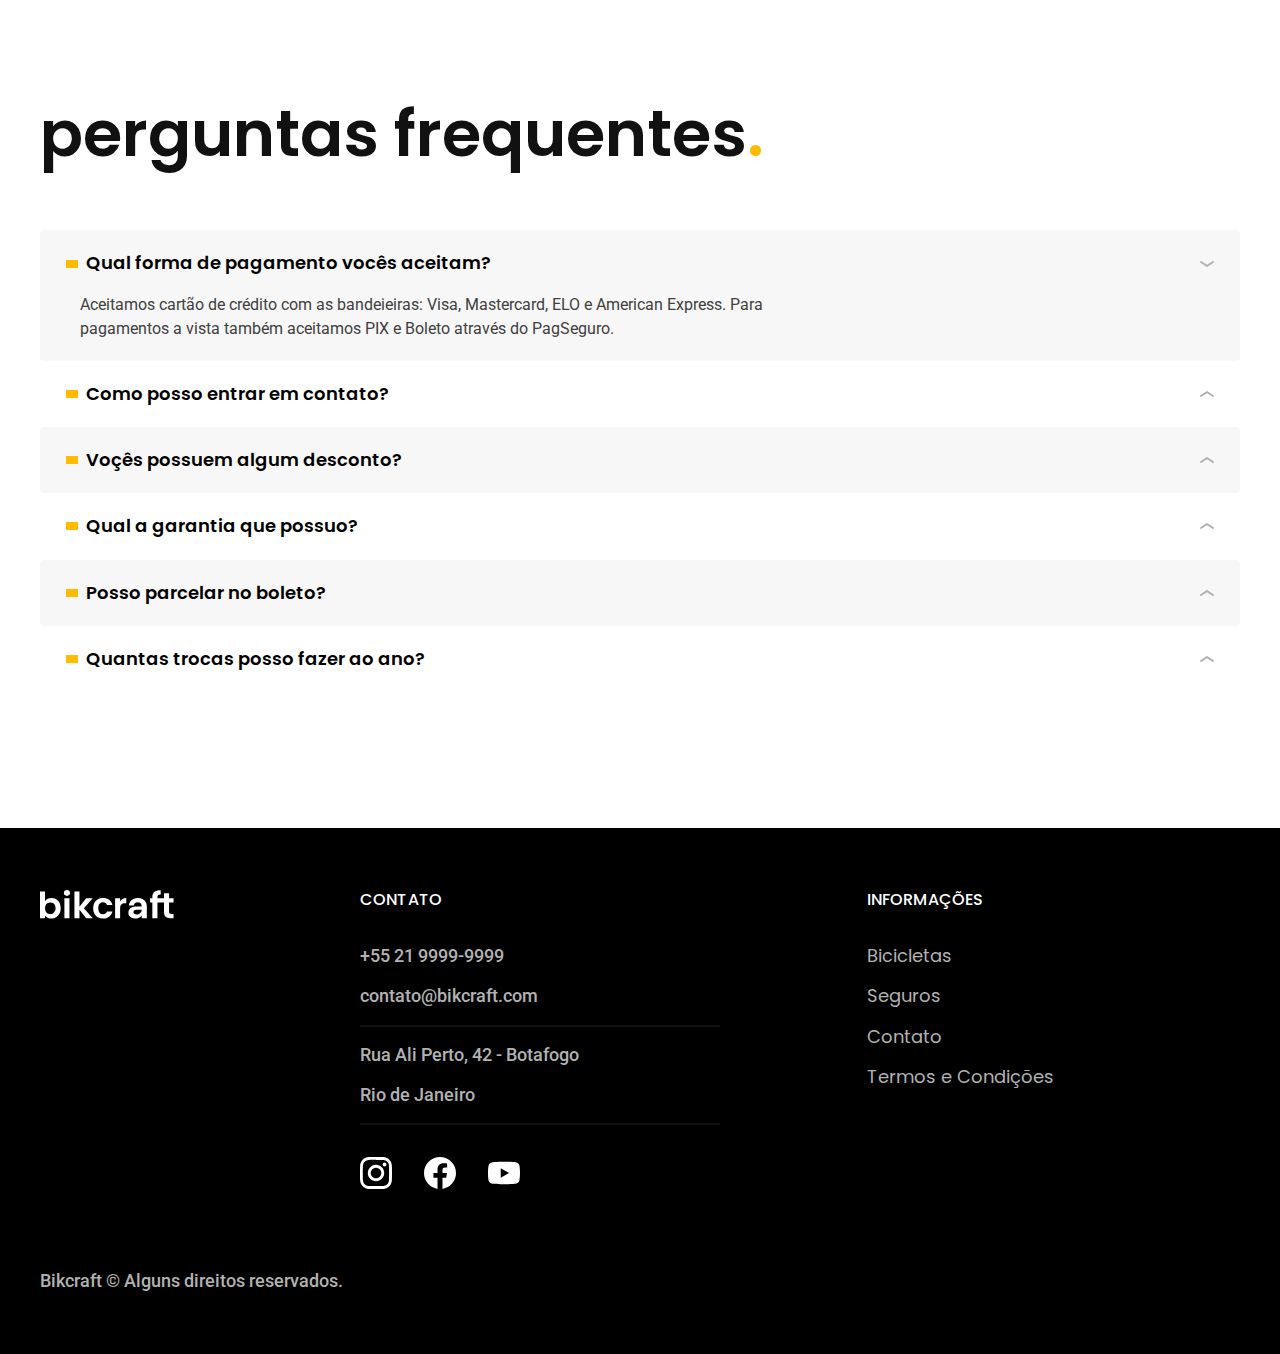
<file: seguros.html>
<!DOCTYPE html>

<html lang="pt-br">
  <head>
    <meta charset="UTF-8" />
    <meta name="viewport" content="width=device-width, initial-scale=1.0" />
    <title>Seguros | Bikcraft</title>
    <meta name="description" content="Termos e Condições." />
    <link rel="icon" href="./favicon.svg" type="image/svg+xml" />
    <link rel="preload" href="./css/style.min.css" as="style" />
    <link rel="stylesheet" href="./css/style.min.css" />

    <link rel="preconnect" href="https://fonts.googleapis.com" />
    <link rel="preconnect" href="https://fonts.gstatic.com" crossorigin />
    <link
      href="https://fonts.googleapis.com/css2?family=Merriweather:ital,wght@1,900&family=Poppins:wght@400;600&family=Roboto:wght@400;500&display=swap"
      rel="stylesheet"
    />
    <script>
      document.documentElement.classList.add("js");
    </script>
  </head>

  <body id="seguros">
    <header class="header-bg">
      <div class="container header">
        <a href="./">
          <img src="./img/bikcraft.svg" alt="Bikcraft" />
        </a>

        <nav aria-label="primaria">
          <ul class="header-menu font-1-m cor-0">
            <li><a href="./bicicletas.html">Bicicletas</a></li>
            <li><a href="./seguros.html">Seguros</a></li>
            <li><a href="./contato.html">Contato</a></li>
          </ul>
        </nav>
      </div>
    </header>

    <main class="seguros-bg">
      <div class="titulo-bg">
        <div class="titulo container">
          <p class="font font-2-l-b cor-5">Escolha o seguro</p>
          <h1 class="font-1-xxl cor-0">
            você seguro<span class="cor-p1">.</span>
          </h1>
        </div>
      </div>

      <div class="seguros container">
        <div class="seguros-item fadeInLeft" data-anime="200">
          <h3 class="font-1-xl cor-6">PRATA</h3>
          <span class="font-1-xl cor-0"
            >R$ 199 <span class="font-1-xs cor-6">mensal</span></span
          >
          <ul class="font-2-m cor-0">
            <li>Duas trocas por ano</li>
            <li>Assistência técnica</li>
            <li>Suporte 08 às 18</li>
            <li>Cobertura estadual</li>
          </ul>
          <a
            class="botao secundario"
            href="./orcamento.html?tipo=seguro&produto=prata"
            >Inscreva-se</a
          >
        </div>

        <div class="seguros-item fadeInRight" data-anime="400">
          <h3 class="font-1-xl cor-p1">OURO</h3>
          <span class="font-1-xl cor-0"
            >R$ 299 <span class="font-1-xs cor-6">mensal</span></span
          >
          <ul class="font-2-m cor-0">
            <li>Cinco trocas por ano</li>
            <li>Assistência especial</li>
            <li>Suporte 24h</li>
            <li>Cobertura nacional</li>
            <li>Desconto em parceiros</li>
            <li>Acesso ao Clube bikcraft</li>
          </ul>
          <a class="botao" href="./orcamento.html?tipo=seguro&produto=ouro"
            >Inscreva-se</a
          >
        </div>
      </div>
    </main>

    <article class="vantagens-bg">
      <div class="vantagens container">
        <h2 class="font-1-xxl cor-0">vantagens<span class="cor-p1">.</span></h2>

        <ul>
          <li>
            <img src="./img/icones/eletrica.svg" alt="" />
            <h3 class="font-1-l cor-0">Reparo Elétrico</h3>
            <p class="font-2-s cor-5">
              Garantimos o reparo completo do seu motor em caso de falhas.
              Sabemos que causas são raras, mas estamos aqui para caso ocorro.
            </p>
          </li>
          <li>
            <img src="./img/icones/carbono.svg" alt="" />
            <h3 class="font-1-l cor-0">Reparo de Quadro</h3>
            <p class="font-2-s cor-5">
              Nossos quadros são feitos para durar para sempre. Mas caso algo
              ocorra, ficamos felizes em reparar.
            </p>
          </li>
          <li>
            <img src="./img/icones/sustentavel.svg" alt="" />
            <h3 class="font-1-l cor-0">Sustentável</h3>
            <p class="font-2-s cor-5">
              Trabalhamos com a filosofia de desperdício zero. Qualquer parte
              defeituosa é reciclada e reutilizada em outro projeto.
            </p>
          </li>
          <li>
            <img src="./img/icones/rastreador.svg" alt="" />
            <h3 class="font-1-l cor-0">Recuperação</h3>
            <p class="font-2-s cor-5">
              Garantimos o reparo completo do seu motor em caso de falhas.
              Sabemos que falhas são raras, mas estamos aqui para caso ocorra.
            </p>
          </li>
          <li>
            <img src="./img/icones/seguro.svg" alt="" />
            <h3 class="font-1-l cor-0">Segurança</h3>
            <p class="font-2-s cor-5">
              O nosso seguro garante que todo reparo seja feito com peças
              genuínas e de alta qualidade. Confie na Bikcraft.
            </p>
          </li>
          <li>
            <img src="./img/icones/velocidade.svg" alt="" />
            <h3 class="font-1-l cor-0">Rapidez</h3>
            <p class="font-2-s cor-5">
              A sua Bikcraft ficará pronta para uso no mesmo dia, caso você
              traga ela para ser reparada em uma das fili
            </p>
          </li>
        </ul>
      </div>
    </article>

    <article class="perguntas container">
      <h2 class="font-1-xxl">
        perguntas frequentes<span class="cor-p1">.</span>
      </h2>

      <dl>
        <div>
          <dt>
            <button
              class="font-1-m-b"
              aria-controls="pergunta1"
              aria-expanded="true"
            >
              Qual forma de pagamento vocês aceitam?
            </button>
          </dt>
          <dd id="pergunta1" class="font-2-s cor-9 ativa">
            Aceitamos cartão de crédito com as bandeieiras: Visa, Mastercard,
            ELO e American Express. Para pagamentos a vista também aceitamos PIX
            e Boleto através do PagSeguro.
          </dd>
        </div>
        <div>
          <dt>
            <button
              class="font-1-m-b"
              aria-controls="pergunta2"
              aria-expanded="false"
            >
              Como posso entrar em contato?
            </button>
          </dt>
          <dd id="pergunta2" class="font-2-s cor-9">
            Aceitamos cartão de crédito com as bandeieiras: Visa, Mastercard,
            ELO e American Express. Para pagamentos a vista também aceitamos PIX
            e Boleto através do PagSeguro.
          </dd>
        </div>
        <div>
          <dt>
            <button
              class="font-1-m-b"
              aria-controls="pergunta3"
              aria-expanded="false"
            >
              Voçês possuem algum desconto?
            </button>
          </dt>
          <dd id="pergunta3" class="font-2-s cor-9">
            Aceitamos cartão de crédito com as bandeieiras: Visa, Mastercard,
            ELO e American Express. Para pagamentos a vista também aceitamos PIX
            e Boleto através do PagSeguro.
          </dd>
        </div>
        <div>
          <dt>
            <button
              class="font-1-m-b"
              aria-controls="pergunta4"
              aria-expanded="false"
            >
              Qual a garantia que possuo?
            </button>
          </dt>
          <dd id="pergunta4" class="font-2-s cor-9">
            Aceitamos cartão de crédito com as bandeieiras: Visa, Mastercard,
            ELO e American Express. Para pagamentos a vista também aceitamos PIX
            e Boleto através do PagSeguro.
          </dd>
        </div>
        <div>
          <dt>
            <button
              class="font-1-m-b"
              aria-controls="pergunta5"
              aria-expanded="false"
            >
              Posso parcelar no boleto?
            </button>
          </dt>
          <dd id="pergunta5" class="font-2-s cor-9">
            Aceitamos cartão de crédito com as bandeieiras: Visa, Mastercard,
            ELO e American Express. Para pagamentos a vista também aceitamos PIX
            e Boleto através do PagSeguro.
          </dd>
        </div>
        <div>
          <dt>
            <button
              class="font-1-m-b"
              aria-controls="pergunta6"
              aria-expanded="false"
            >
              Quantas trocas posso fazer ao ano?
            </button>
          </dt>
          <dd id="pergunta6" class="font-2-s cor-9">
            Aceitamos cartão de crédito com as bandeieiras: Visa, Mastercard,
            ELO e American Express. Para pagamentos a vista também aceitamos PIX
            e Boleto através do PagSeguro.
          </dd>
        </div>
      </dl>
    </article>

    <footer class="footer-bg">
      <div class="footer container">
        <img src="./img/bikcraft.svg" alt="Bikcraft" />
        <div class="footer-contato">
          <h3 class="font-2-l-b cor-0">Contato</h3>
          <ul class="font-2-m cor-5">
            <li><a href="tel:+552199999999">+55 21 9999-9999</a></li>
            <li>
              <a href="mailto:contato@bikcraft.com">contato@bikcraft.com</a>
            </li>
            <li>Rua Ali Perto, 42 - Botafogo</li>
            <li>Rio de Janeiro</li>
          </ul>
          <div class="footer-redes">
            <a href="./">
              <img src="./img/redes/instagram.svg" alt="Instagram" />
            </a>
            <a href="./">
              <img src="./img/redes/facebook.svg" alt="Facebook" />
            </a>
            <a href="./">
              <img src="./img/redes/youtube.svg" alt="Youtube" />
            </a>
          </div>
        </div>
        <div class="footer-informacoes">
          <h3 class="font-2-l-b cor-0">Informações</h3>
          <nav>
            <ul class="font-1-m cor-5">
              <li><a href="./bicicletas.html">Bicicletas</a></li>
              <li><a href="./seguros.html">Seguros</a></li>
              <li><a href="./contato.html">Contato</a></li>
              <li><a href="./termos.html">Termos e Condições</a></li>
            </ul>
          </nav>
        </div>
        <p class="footer-copy font-2-m cor-6">
          Bikcraft © Alguns direitos reservados.
        </p>
      </div>
    </footer>
    <script src="./js/plugins/simple-anime.js"></script>
    <script src="./js/script.js"></script>
  </body>
</html>
</file>
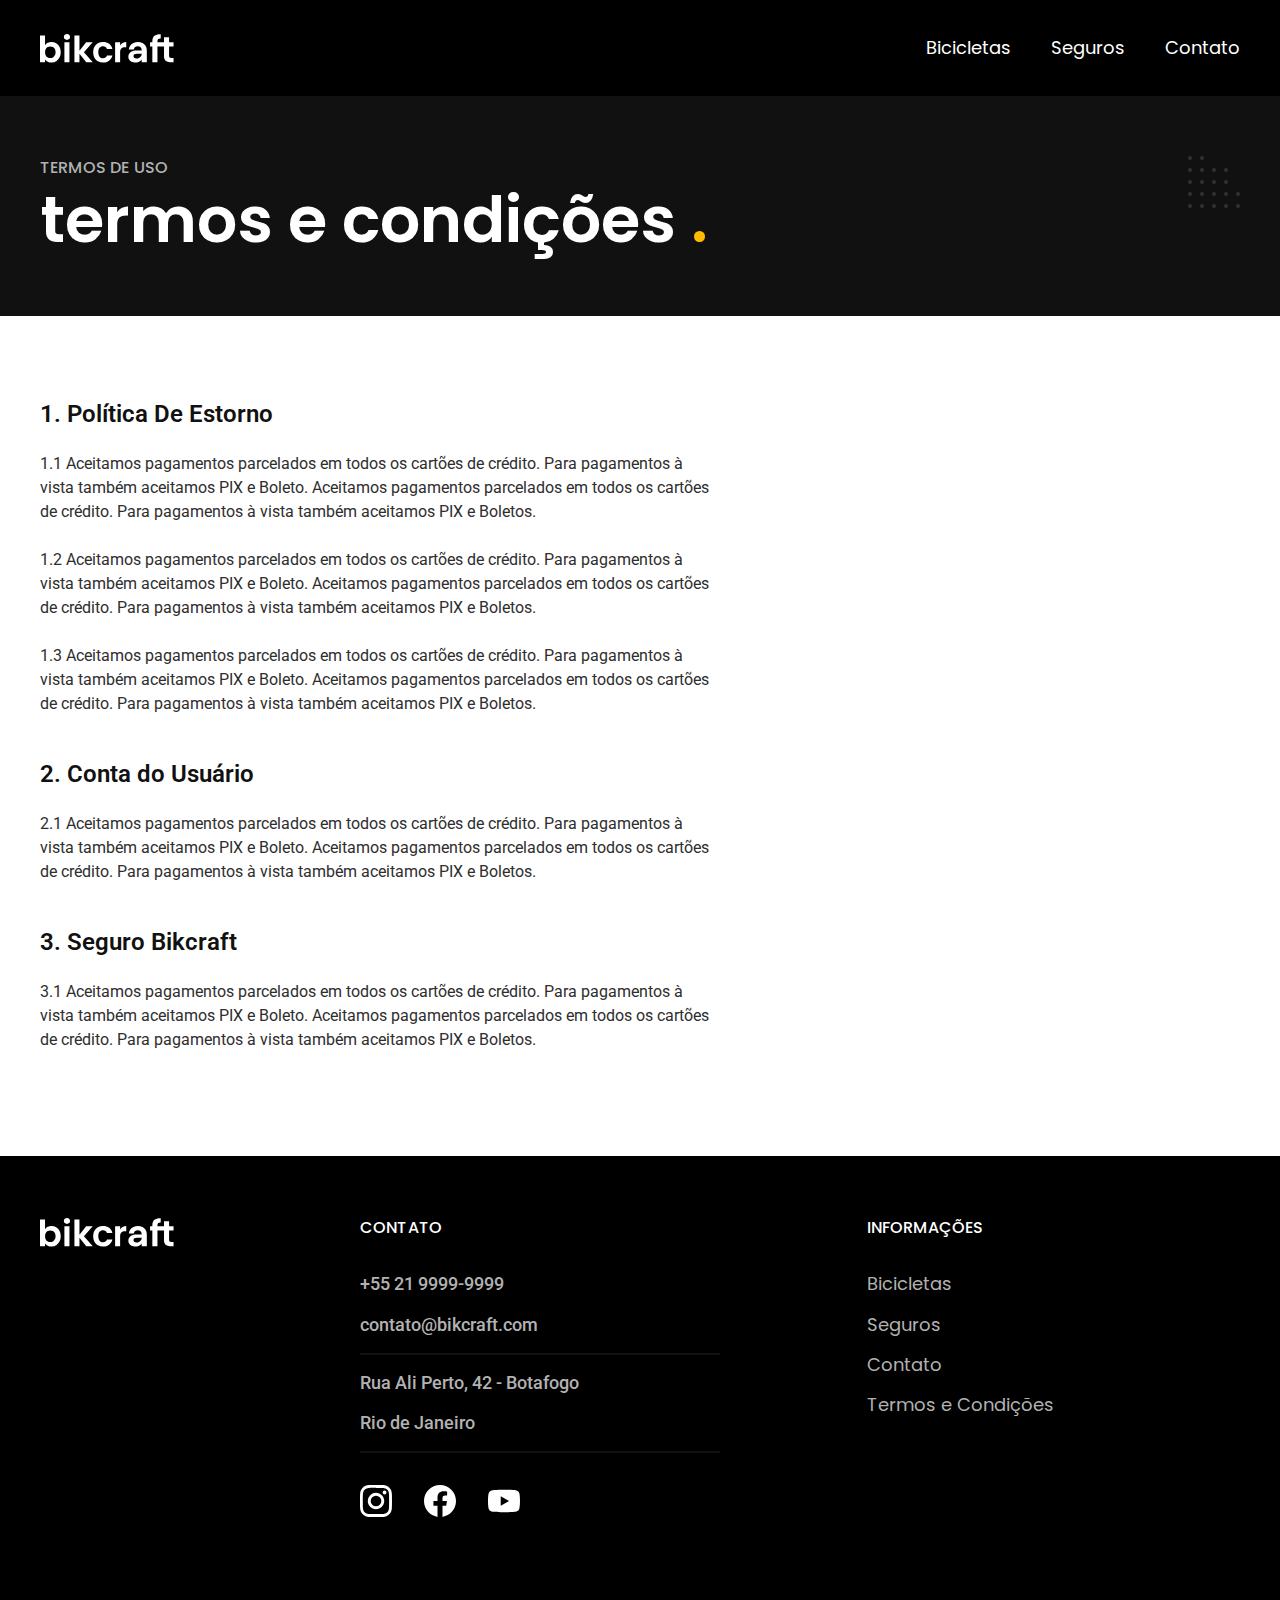
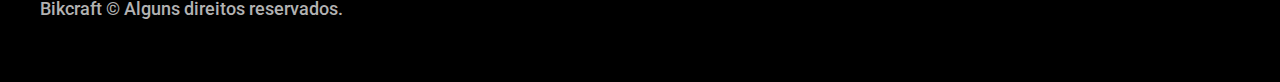
<file: termos.html>
<!DOCTYPE html>

<html lang="pt-br">
  <head>
    <meta charset="UTF-8" />
    <meta name="viewport" content="width=device-width, initial-scale=1.0" />
    <title>Termos e Condições | Bikcraft</title>
    <meta name="description" content="Termos e Condições." />
    <link rel="icon" href="./favicon.svg" type="image/svg+xml" />
    <link rel="preload" href="./css/style.min.css" as="style" />
    <link rel="stylesheet" href="./css/style.min.css" />

    <link rel="preconnect" href="https://fonts.googleapis.com" />
    <link rel="preconnect" href="https://fonts.gstatic.com" crossorigin />
    <link
      href="https://fonts.googleapis.com/css2?family=Merriweather:ital,wght@1,900&family=Poppins:wght@400;600&family=Roboto:wght@400;500&display=swap"
      rel="stylesheet"
    />
    <script>
      document.documentElement.classList.add("js");
    </script>
  </head>

  <body id="termos">
    <header class="header-bg">
      <div class="container header">
        <a href="./">
          <img src="./img/bikcraft.svg" alt="Bikcraft" />
        </a>

        <nav aria-label="primaria">
          <ul class="header-menu font-1-m cor-0">
            <li><a href="./bicicletas.html">Bicicletas</a></li>
            <li><a href="./seguros.html">Seguros</a></li>
            <li><a href="./contato.html">Contato</a></li>
          </ul>
        </nav>
      </div>
    </header>

    <main>
      <div class="titulo-bg">
        <div class="titulo container">
          <p class="font font-2-l-b cor-5">Termos de uso</p>
          <h1 class="font-1-xxl cor-0">
            termos e condições <span class="cor-p1">.</span>
          </h1>
        </div>
      </div>

      <div class="termos font-2-s cor-10 container">
        <h2 class="font-1-1 cor-11">1. Política De Estorno</h2>
        <p>
          1.1 Aceitamos pagamentos parcelados em todos os cartões de crédito.
          Para pagamentos à vista também aceitamos PIX e Boleto. Aceitamos
          pagamentos parcelados em todos os cartões de crédito. Para pagamentos
          à vista também aceitamos PIX e Boletos.
        </p>
        <p>
          1.2 Aceitamos pagamentos parcelados em todos os cartões de crédito.
          Para pagamentos à vista também aceitamos PIX e Boleto. Aceitamos
          pagamentos parcelados em todos os cartões de crédito. Para pagamentos
          à vista também aceitamos PIX e Boletos.
        </p>
        <p>
          1.3 Aceitamos pagamentos parcelados em todos os cartões de crédito.
          Para pagamentos à vista também aceitamos PIX e Boleto. Aceitamos
          pagamentos parcelados em todos os cartões de crédito. Para pagamentos
          à vista também aceitamos PIX e Boletos.
        </p>
        <h2 class="font-1-1 cor-11">2. Conta do Usuário</h2>
        <p>
          2.1 Aceitamos pagamentos parcelados em todos os cartões de crédito.
          Para pagamentos à vista também aceitamos PIX e Boleto. Aceitamos
          pagamentos parcelados em todos os cartões de crédito. Para pagamentos
          à vista também aceitamos PIX e Boletos.
        </p>
        <h2 class="font-1-1 cor-11">3. Seguro Bikcraft</h2>
        <p>
          3.1 Aceitamos pagamentos parcelados em todos os cartões de crédito.
          Para pagamentos à vista também aceitamos PIX e Boleto. Aceitamos
          pagamentos parcelados em todos os cartões de crédito. Para pagamentos
          à vista também aceitamos PIX e Boletos.
        </p>
      </div>
    </main>

    <footer class="footer-bg">
      <div class="footer container">
        <img src="./img/bikcraft.svg" alt="Bikcraft" />
        <div class="footer-contato">
          <h3 class="font-2-l-b cor-0">Contato</h3>
          <ul class="font-2-m cor-5">
            <li><a href="tel:+552199999999">+55 21 9999-9999</a></li>
            <li>
              <a href="mailto:contato@bikcraft.com">contato@bikcraft.com</a>
            </li>
            <li>Rua Ali Perto, 42 - Botafogo</li>
            <li>Rio de Janeiro</li>
          </ul>
          <div class="footer-redes">
            <a href="./">
              <img src="./img/redes/instagram.svg" alt="Instagram" />
            </a>
            <a href="./">
              <img src="./img/redes/facebook.svg" alt="Facebook" />
            </a>
            <a href="./">
              <img src="./img/redes/youtube.svg" alt="Youtube" />
            </a>
          </div>
        </div>
        <div class="footer-informacoes">
          <h3 class="font-2-l-b cor-0">Informações</h3>
          <nav>
            <ul class="font-1-m cor-5">
              <li><a href="./bicicletas.html">Bicicletas</a></li>
              <li><a href="./seguros.html">Seguros</a></li>
              <li><a href="./contato.html">Contato</a></li>
              <li><a href="./termos.html">Termos e Condições</a></li>
            </ul>
          </nav>
        </div>
        <p class="footer-copy font-2-m cor-6">
          Bikcraft © Alguns direitos reservados.
        </p>
      </div>
    </footer>
    <script src="./js/script.js"></script>
  </body>
</html>
</file>
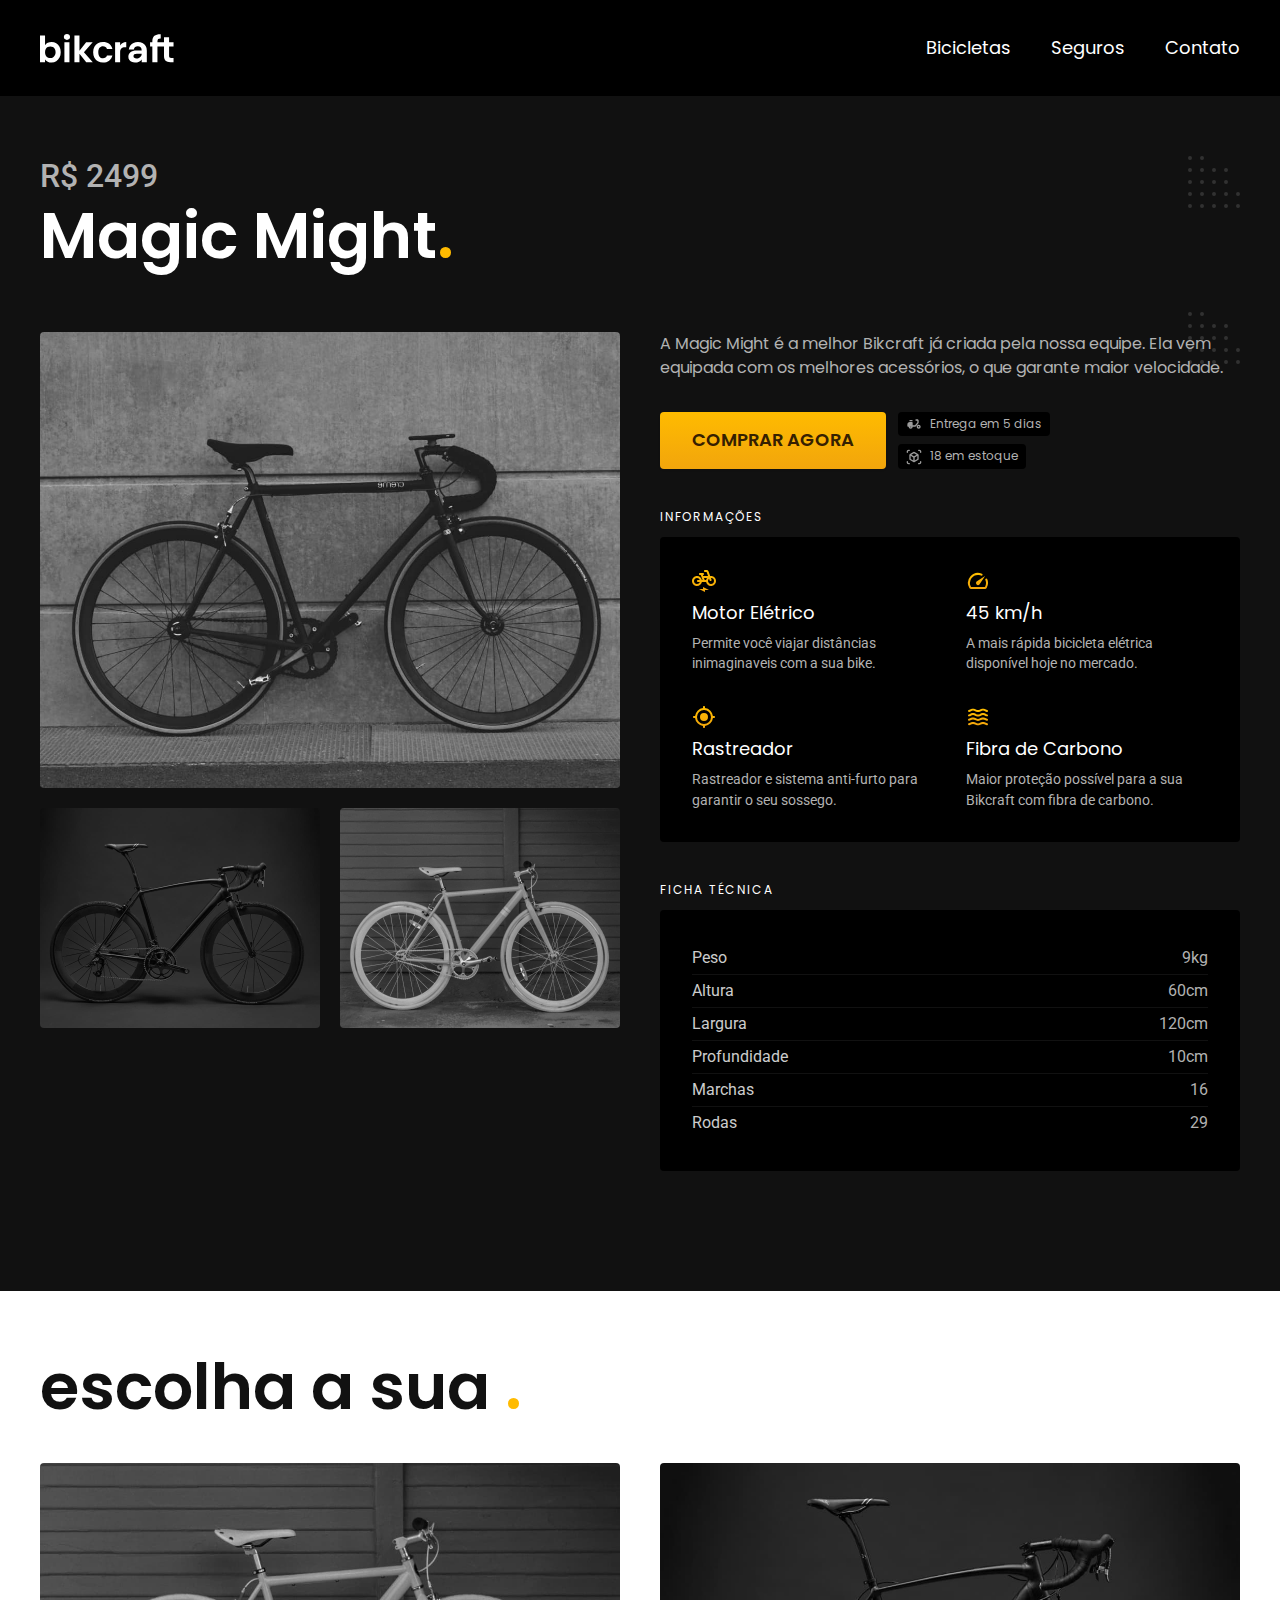
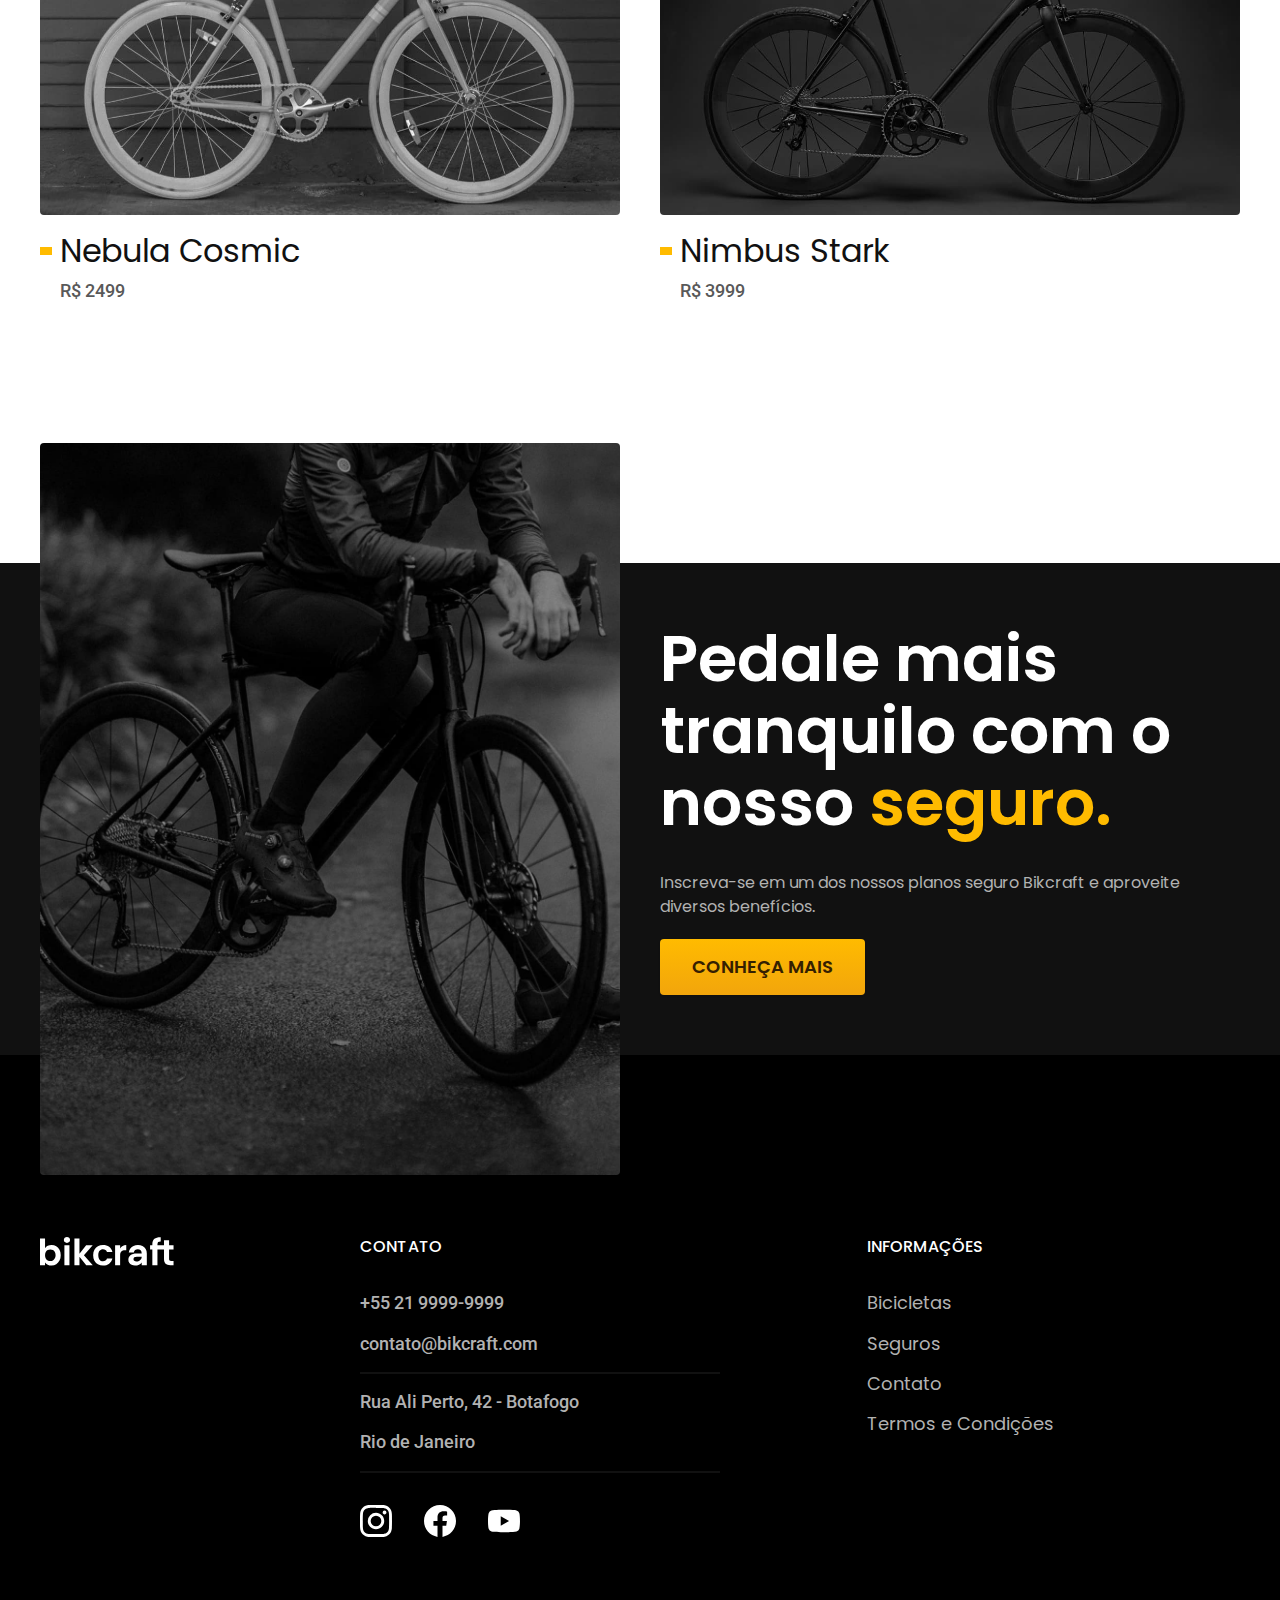
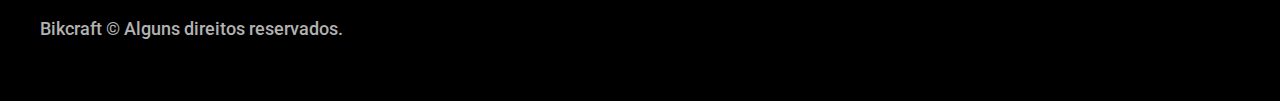
<file: bicicletas/magic.html>
<!DOCTYPE html>

<html lang="pt-br">
  <head>
    <meta charset="UTF-8" />
    <meta name="viewport" content="width=device-width, initial-scale=1.0" />
    <title>Magic | Bikcraft</title>
    <meta name="description" content="Termos e Condições." />
    <link rel="stylesheet" href="../css/style.min.css" />
    <link rel="icon" href="./favicon.svg" type="image/svg+xml" />
    <link rel="preload" href="../css/style.min.css" as="style" />
    <link rel="preconnect" href="https://fonts.googleapis.com" />
    <link rel="preconnect" href="https://fonts.gstatic.com" crossorigin />
    <link
      href="https://fonts.googleapis.com/css2?family=Merriweather:ital,wght@1,900&family=Poppins:wght@400;600&family=Roboto:wght@400;500&display=swap"
      rel="stylesheet"
    />
    <script>
      document.documentElement.classList.add("js");
    </script>
  </head>

  <body id="bicicleta">
    <header class="header-bg">
      <div class="container header">
        <a href="../">
          <img src="../img/bikcraft.svg" alt="Bikcraft" />
        </a>

        <nav aria-label="primaria">
          <ul class="header-menu font-1-m cor-0">
            <li><a href="../bicicletas.html">Bicicletas</a></li>
            <li><a href="../seguros.html">Seguros</a></li>
            <li><a href="../contato.html">Contato</a></li>
          </ul>
        </nav>
      </div>
    </header>

    <main class="titulo-bg">
      <div>
        <div class="titulo container">
          <p class="font font-2-xl cor-5">R$ 2499</p>
          <h1 class="font-1-xxl cor-0">
            Magic Might<span class="cor-p1">.</span>
          </h1>
        </div>
      </div>

      <div class="bicicleta container">
        <div class="bicicleta-imagens">
          <img src="../img/bicicleta/nimbus2.jpg" alt="" />
          <img src="../img/bicicleta/nimbus1.jpg" alt="" />
          <img src="../img/bicicleta/nimbus3.jpg" alt="" />
        </div>
        <div class="bicicleta-conteudo">
          <p class="font-2-l cor-5">
            A Magic Might é a melhor Bikcraft já criada pela nossa equipe. Ela
            vem equipada com os melhores acessórios, o que garante maior
            velocidade.
          </p>
          <div class="bicicleta-comprar">
            <a class="botao" href="../orcamento.html">Comprar Agora</a>

            <span class="font-1-xs cor-6"
              ><img src="../img/icones/entrega.svg" alt="" /> Entrega em 5
              dias</span
            >
            <span class="font-1-xs cor-6"
              ><img src="../img/icones/estoque.svg" alt="" /> 18 em
              estoque</span
            >
          </div>

          <h2 class="font-1-xs cor-0">Informações</h2>
          <ul class="bicicleta-informacoes">
            <li>
              <img src="../img/icones/eletrica.svg" alt="" />
              <h3 class="font-1-m cor-0">Motor Elétrico</h3>
              <p class="font-2-xs cor-5">
                Permite você viajar distâncias inimaginaveis com a sua bike.
              </p>
            </li>
            <li>
              <img src="../img/icones/velocidade.svg" alt="" />
              <h3 class="font-1-m cor-0">45 km/h</h3>
              <p class="font-2-xs cor-5">
                A mais rápida bicicleta elétrica disponível hoje no mercado.
              </p>
            </li>
            <li>
              <img src="../img/icones/rastreador.svg" alt="" />
              <h3 class="font-1-m cor-0">Rastreador</h3>
              <p class="font-2-xs cor-5">
                Rastreador e sistema anti-furto para garantir o seu sossego.
              </p>
            </li>
            <li>
              <img src="../img/icones/carbono.svg" alt="" />
              <h3 class="font-1-m cor-0">Fibra de Carbono</h3>
              <p class="font-2-xs cor-5">
                Maior proteção possível para a sua Bikcraft com fibra de
                carbono.
              </p>
            </li>
          </ul>
          <h2 class="font-1-xs cor-0">Ficha Técnica</h2>
          <ul class="bicicleta-ficha font-2-s cor-4">
            <li>Peso <span>9kg</span></li>
            <li>Altura <span>60cm</span></li>
            <li>Largura <span>120cm</span></li>
            <li>Profundidade <span>10cm</span></li>
            <li>Marchas <span>16</span></li>
            <li>Rodas <span>29</span></li>
          </ul>
        </div>
      </div>
    </main>

    <article class="bicicletas-lista container">
      <h2 class="font-1-xxl">escolha a sua <span class="cor-p1">.</span></h2>

      <ul>
        <li>
          <a href="./nebula.html">
            <img src="../img/bicicletas/nebula.jpg" alt="Bicileta preta" />
            <h3 class="font-1-xl">Nebula Cosmic</h3>
            <span class="font-2-m cor-8">R$ 2499</span>
          </a>
        </li>

        <li>
          <a href="./nimbus.html">
            <img src="../img/bicicletas/nimbus.jpg" alt="Bicileta preta" />
            <h3 class="font-1-xl">Nimbus Stark</h3>
            <span class="font-2-m cor-8">R$ 3999</span>
          </a>
        </li>
      </ul>
    </article>

    <article class="seguro-bg">
      <div class="seguro container">
        <div class="seguro-imagem">
          <img
            src="../img/fotos/seguros.jpg"
            alt="Pessoa parada em cima de uma bicicleta."
          />
        </div>

        <div class="seguro-conteudo">
          <h2 class="font-1-xxl cor-0">
            Pedale mais tranquilo com o nosso
            <span class="cor-p1">seguro.</span>
          </h2>
          <p class="font-2-l cor-5">
            Inscreva-se em um dos nossos planos seguro Bikcraft e aproveite
            diversos benefícios.
          </p>
          <a class="botao" href="../seguros.html">Conheça Mais</a>
        </div>
      </div>
    </article>

    <footer class="footer-bg">
      <div class="footer container">
        <img src="../img/bikcraft.svg" alt="Bikcraft" />
        <div class="footer-contato">
          <h3 class="font-2-l-b cor-0">Contato</h3>
          <ul class="font-2-m cor-5">
            <li><a href="tel:+552199999999">+55 21 9999-9999</a></li>
            <li>
              <a href="mailto:contato@bikcraft.com">contato@bikcraft.com</a>
            </li>
            <li>Rua Ali Perto, 42 - Botafogo</li>
            <li>Rio de Janeiro</li>
          </ul>
          <div class="footer-redes">
            <a href="../">
              <img src="../img/redes/instagram.svg" alt="Instagram" />
            </a>
            <a href="../">
              <img src="../img/redes/facebook.svg" alt="Facebook" />
            </a>
            <a href="../">
              <img src="../img/redes/youtube.svg" alt="Youtube" />
            </a>
          </div>
        </div>
        <div class="footer-informacoes">
          <h3 class="font-2-l-b cor-0">Informações</h3>
          <nav>
            <ul class="font-1-m cor-5">
              <li><a href="../bicicletas.html">Bicicletas</a></li>
              <li><a href="../seguros.html">Seguros</a></li>
              <li><a href="../contato.html">Contato</a></li>
              <li><a href="../termos.html">Termos e Condições</a></li>
            </ul>
          </nav>
        </div>
        <p class="footer-copy font-2-m cor-6">
          Bikcraft © Alguns direitos reservados.
        </p>
      </div>
    </footer>
    <script src="../js/script.js"></script>
  </body>
</html>
</file>
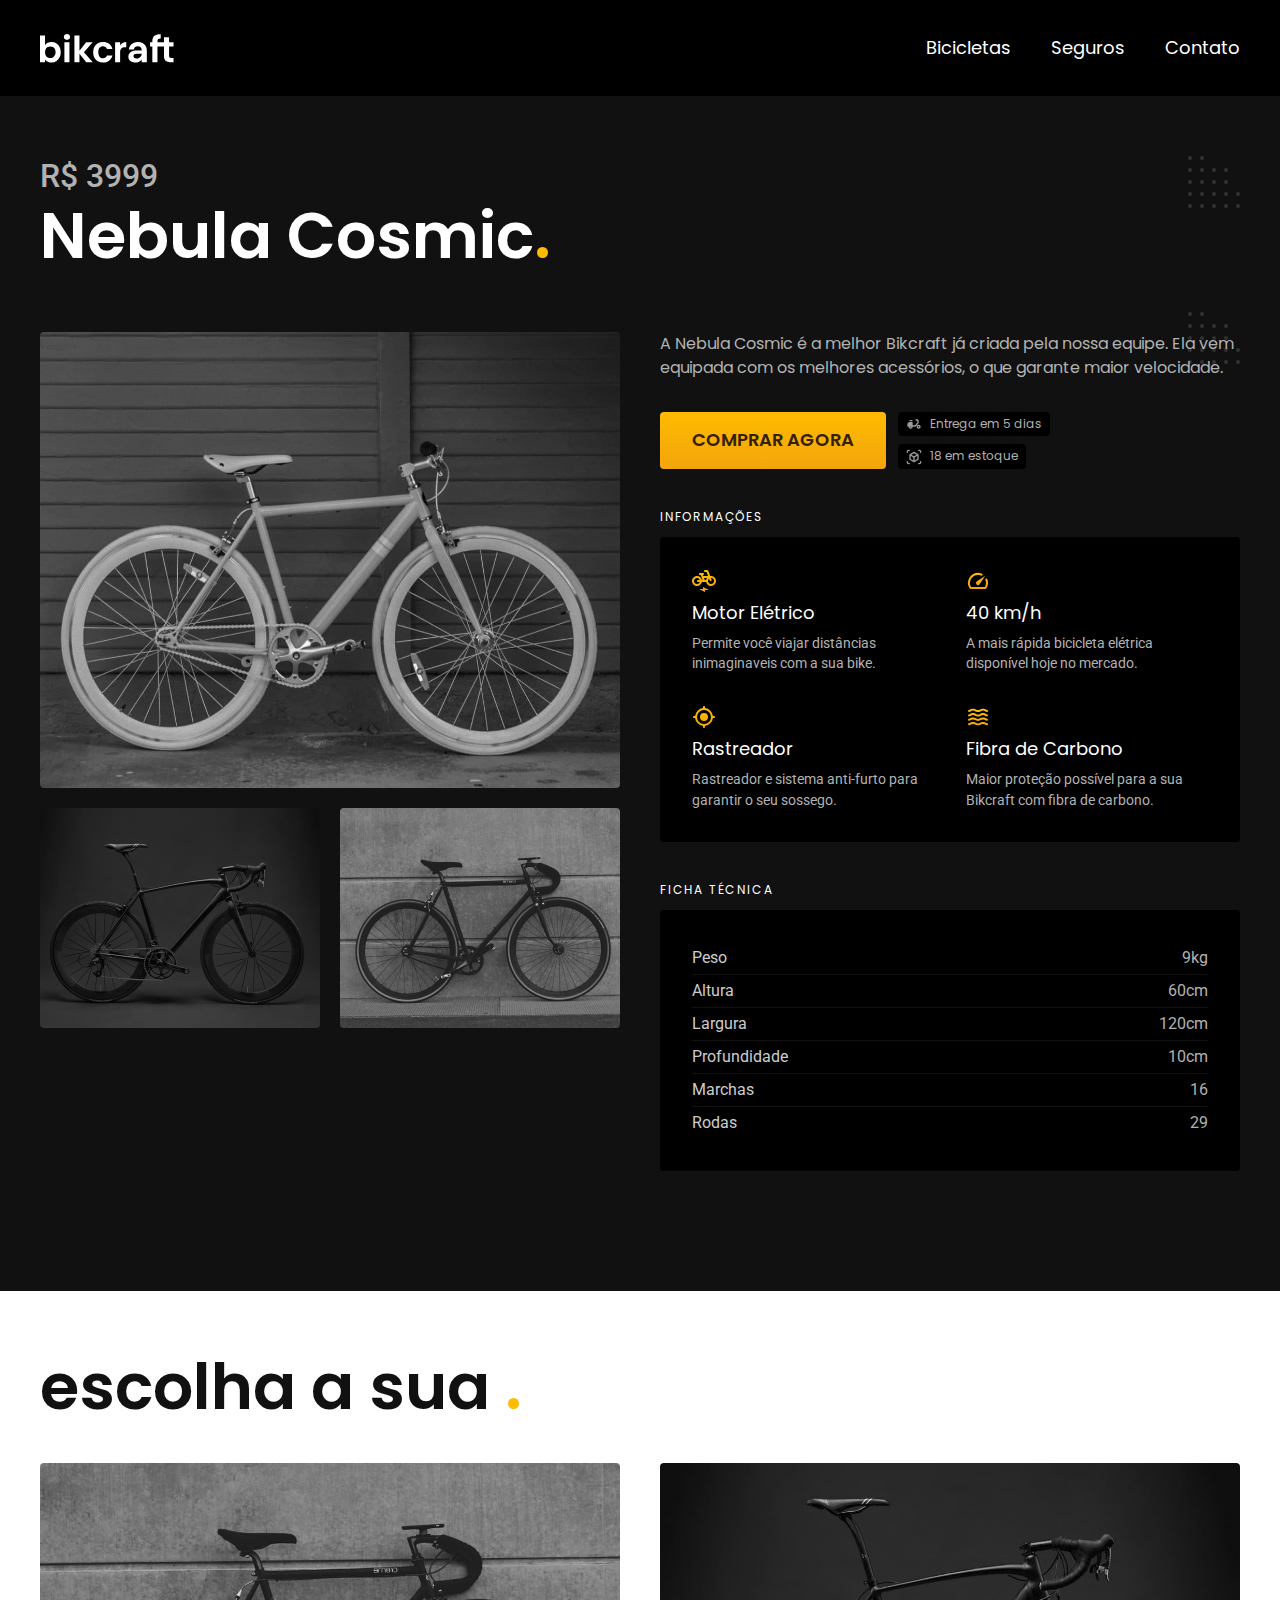
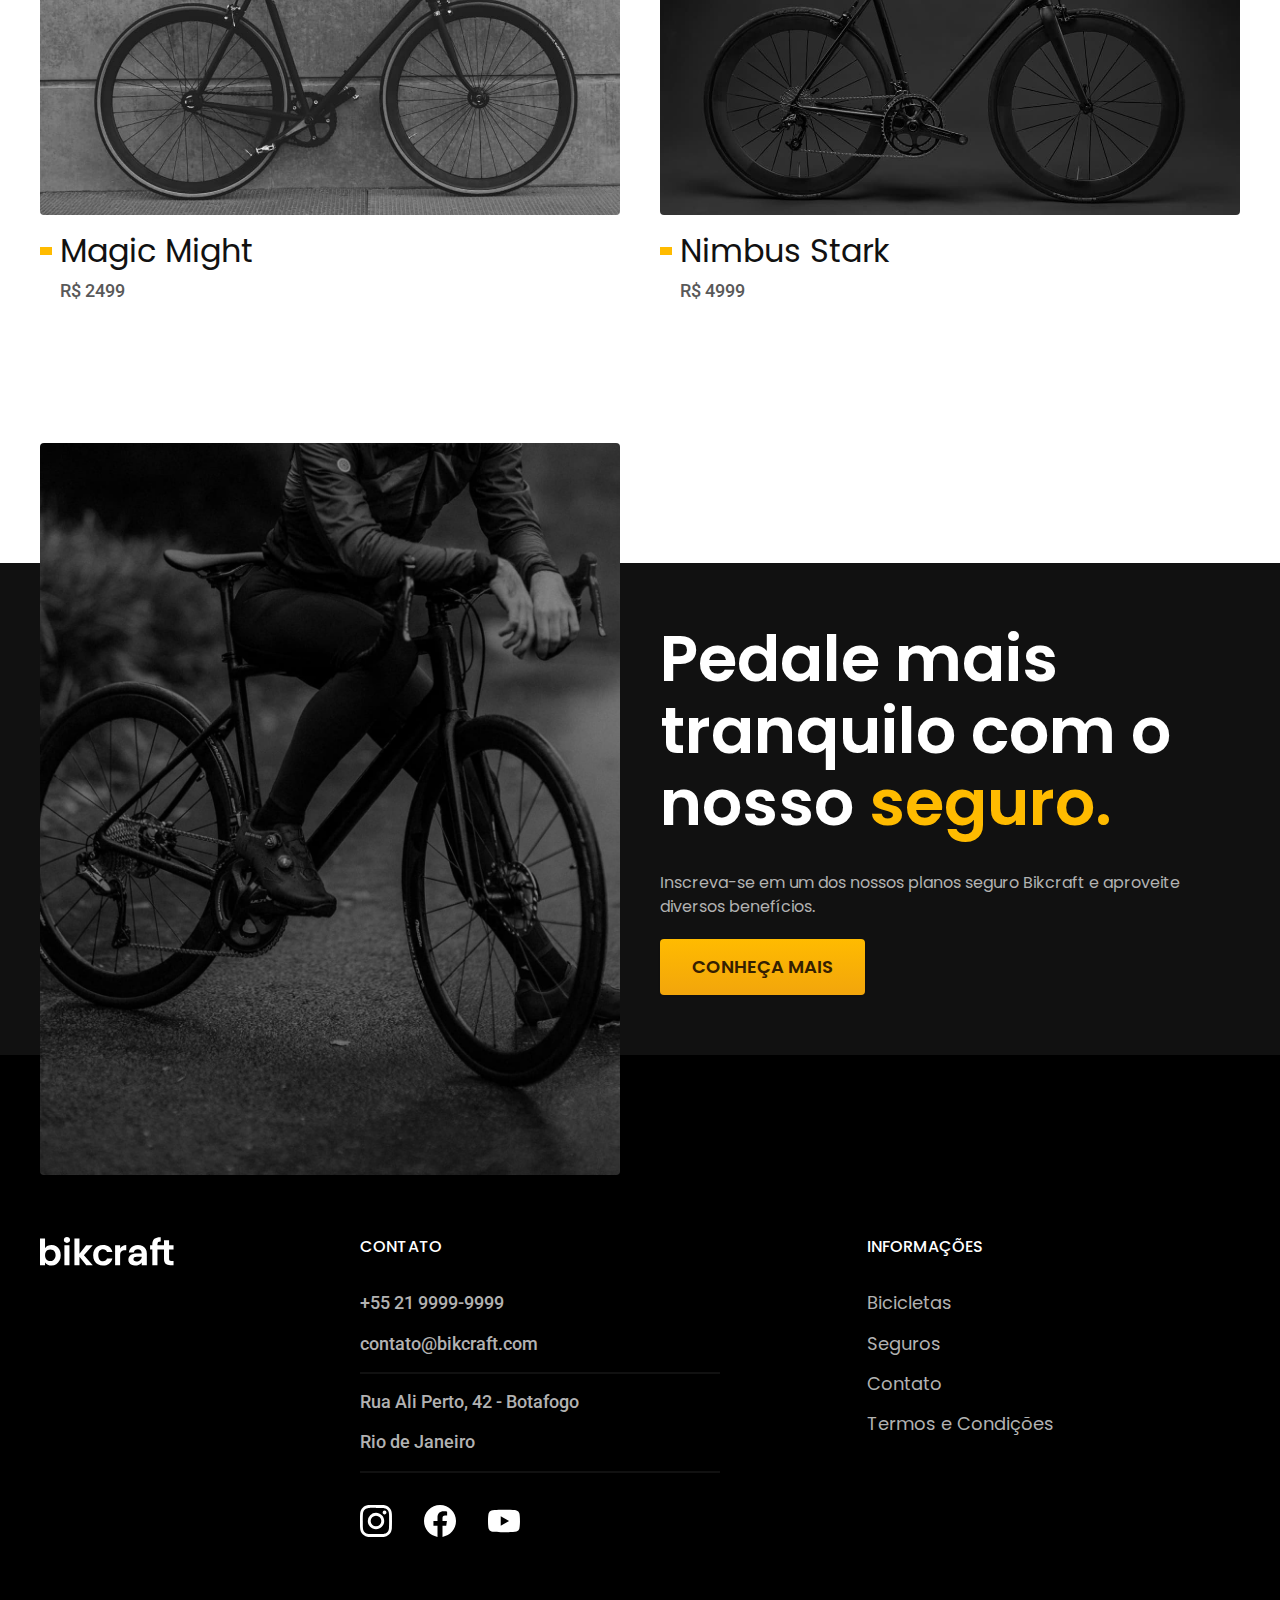
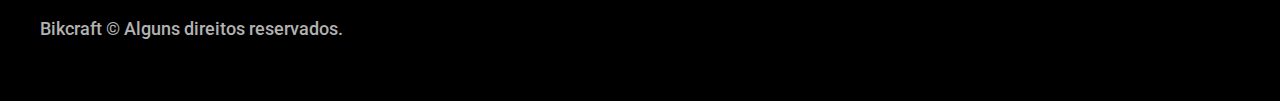
<file: bicicletas/nebula.html>
<!DOCTYPE html>

<html lang="pt-br">
  <head>
    <meta charset="UTF-8" />
    <meta name="viewport" content="width=device-width, initial-scale=1.0" />
    <title>Nebula | Bikcraft</title>
    <meta name="description" content="Termos e Condições." />
    <link rel="stylesheet" href="../css/style.min.css" />
    <link rel="icon" href="./favicon.svg" type="image/svg+xml" />
    <link rel="preload" href="../css/style.min.css" as="style" />
    <link rel="preconnect" href="https://fonts.googleapis.com" />
    <link rel="preconnect" href="https://fonts.gstatic.com" crossorigin />
    <link
      href="https://fonts.googleapis.com/css2?family=Merriweather:ital,wght@1,900&family=Poppins:wght@400;600&family=Roboto:wght@400;500&display=swap"
      rel="stylesheet"
    />
    <script>
      document.documentElement.classList.add("js");
    </script>
  </head>

  <body id="bicicleta">
    <header class="header-bg">
      <div class="container header">
        <a href="../">
          <img src="../img/bikcraft.svg" alt="Bikcraft" />
        </a>

        <nav aria-label="primaria">
          <ul class="header-menu font-1-m cor-0">
            <li><a href="../bicicletas.html">Bicicletas</a></li>
            <li><a href="../seguros.html">Seguros</a></li>
            <li><a href="../contato.html">Contato</a></li>
          </ul>
        </nav>
      </div>
    </header>

    <main class="titulo-bg">
      <div>
        <div class="titulo container">
          <p class="font font-2-xl cor-5">R$ 3999</p>
          <h1 class="font-1-xxl cor-0">
            Nebula Cosmic<span class="cor-p1">.</span>
          </h1>
        </div>
      </div>

      <div class="bicicleta container">
        <div class="bicicleta-imagens">
          <img src="../img/bicicleta/nimbus3.jpg" alt="" />
          <img src="../img/bicicleta/nimbus1.jpg" alt="" />
          <img src="../img/bicicleta/nimbus2.jpg" alt="" />
        </div>
        <div class="bicicleta-conteudo">
          <p class="font-2-l cor-5">
            A Nebula Cosmic é a melhor Bikcraft já criada pela nossa equipe. Ela
            vem equipada com os melhores acessórios, o que garante maior
            velocidade.
          </p>
          <div class="bicicleta-comprar">
            <a class="botao" href="../orcamento.html">Comprar Agora</a>

            <span class="font-1-xs cor-6"
              ><img src="../img/icones/entrega.svg" alt="" /> Entrega em 5
              dias</span
            >
            <span class="font-1-xs cor-6"
              ><img src="../img/icones/estoque.svg" alt="" /> 18 em
              estoque</span
            >
          </div>

          <h2 class="font-1-xs cor-0">Informações</h2>
          <ul class="bicicleta-informacoes">
            <li>
              <img src="../img/icones/eletrica.svg" alt="" />
              <h3 class="font-1-m cor-0">Motor Elétrico</h3>
              <p class="font-2-xs cor-5">
                Permite você viajar distâncias inimaginaveis com a sua bike.
              </p>
            </li>
            <li>
              <img src="../img/icones/velocidade.svg" alt="" />
              <h3 class="font-1-m cor-0">40 km/h</h3>
              <p class="font-2-xs cor-5">
                A mais rápida bicicleta elétrica disponível hoje no mercado.
              </p>
            </li>
            <li>
              <img src="../img/icones/rastreador.svg" alt="" />
              <h3 class="font-1-m cor-0">Rastreador</h3>
              <p class="font-2-xs cor-5">
                Rastreador e sistema anti-furto para garantir o seu sossego.
              </p>
            </li>
            <li>
              <img src="../img/icones/carbono.svg" alt="" />
              <h3 class="font-1-m cor-0">Fibra de Carbono</h3>
              <p class="font-2-xs cor-5">
                Maior proteção possível para a sua Bikcraft com fibra de
                carbono.
              </p>
            </li>
          </ul>
          <h2 class="font-1-xs cor-0">Ficha Técnica</h2>
          <ul class="bicicleta-ficha font-2-s cor-4">
            <li>Peso <span>9kg</span></li>
            <li>Altura <span>60cm</span></li>
            <li>Largura <span>120cm</span></li>
            <li>Profundidade <span>10cm</span></li>
            <li>Marchas <span>16</span></li>
            <li>Rodas <span>29</span></li>
          </ul>
        </div>
      </div>
    </main>

    <article class="bicicletas-lista container">
      <h2 class="font-1-xxl">escolha a sua <span class="cor-p1">.</span></h2>

      <ul>
        <li>
          <a href="./magic.html">
            <img src="../img/bicicletas/magic.jpg" alt="Bicileta preta" />
            <h3 class="font-1-xl">Magic Might</h3>
            <span class="font-2-m cor-8">R$ 2499</span>
          </a>
        </li>

        <li>
          <a href="./nimbus.html">
            <img src="../img/bicicletas/nimbus.jpg" alt="Bicileta preta" />
            <h3 class="font-1-xl">Nimbus Stark</h3>
            <span class="font-2-m cor-8">R$ 4999</span>
          </a>
        </li>
      </ul>
    </article>

    <article class="seguro-bg">
      <div class="seguro container">
        <div class="seguro-imagem">
          <img
            src="../img/fotos/seguros.jpg"
            alt="Pessoa parada em cima de uma bicicleta."
          />
        </div>

        <div class="seguro-conteudo">
          <h2 class="font-1-xxl cor-0">
            Pedale mais tranquilo com o nosso
            <span class="cor-p1">seguro.</span>
          </h2>
          <p class="font-2-l cor-5">
            Inscreva-se em um dos nossos planos seguro Bikcraft e aproveite
            diversos benefícios.
          </p>
          <a class="botao" href="../seguros.html">Conheça Mais</a>
        </div>
      </div>
    </article>

    <footer class="footer-bg">
      <div class="footer container">
        <img src="../img/bikcraft.svg" alt="Bikcraft" />
        <div class="footer-contato">
          <h3 class="font-2-l-b cor-0">Contato</h3>
          <ul class="font-2-m cor-5">
            <li><a href="tel:+552199999999">+55 21 9999-9999</a></li>
            <li>
              <a href="mailto:contato@bikcraft.com">contato@bikcraft.com</a>
            </li>
            <li>Rua Ali Perto, 42 - Botafogo</li>
            <li>Rio de Janeiro</li>
          </ul>
          <div class="footer-redes">
            <a href="../">
              <img src="../img/redes/instagram.svg" alt="Instagram" />
            </a>
            <a href="../">
              <img src="../img/redes/facebook.svg" alt="Facebook" />
            </a>
            <a href="../">
              <img src="../img/redes/youtube.svg" alt="Youtube" />
            </a>
          </div>
        </div>
        <div class="footer-informacoes">
          <h3 class="font-2-l-b cor-0">Informações</h3>
          <nav>
            <ul class="font-1-m cor-5">
              <li><a href="../bicicletas.html">Bicicletas</a></li>
              <li><a href="../seguros.html">Seguros</a></li>
              <li><a href="../contato.html">Contato</a></li>
              <li><a href="../termos.html">Termos e Condições</a></li>
            </ul>
          </nav>
        </div>
        <p class="footer-copy font-2-m cor-6">
          Bikcraft © Alguns direitos reservados.
        </p>
      </div>
    </footer>
    <script src="../js/script.js"></script>
  </body>
</html>
</file>
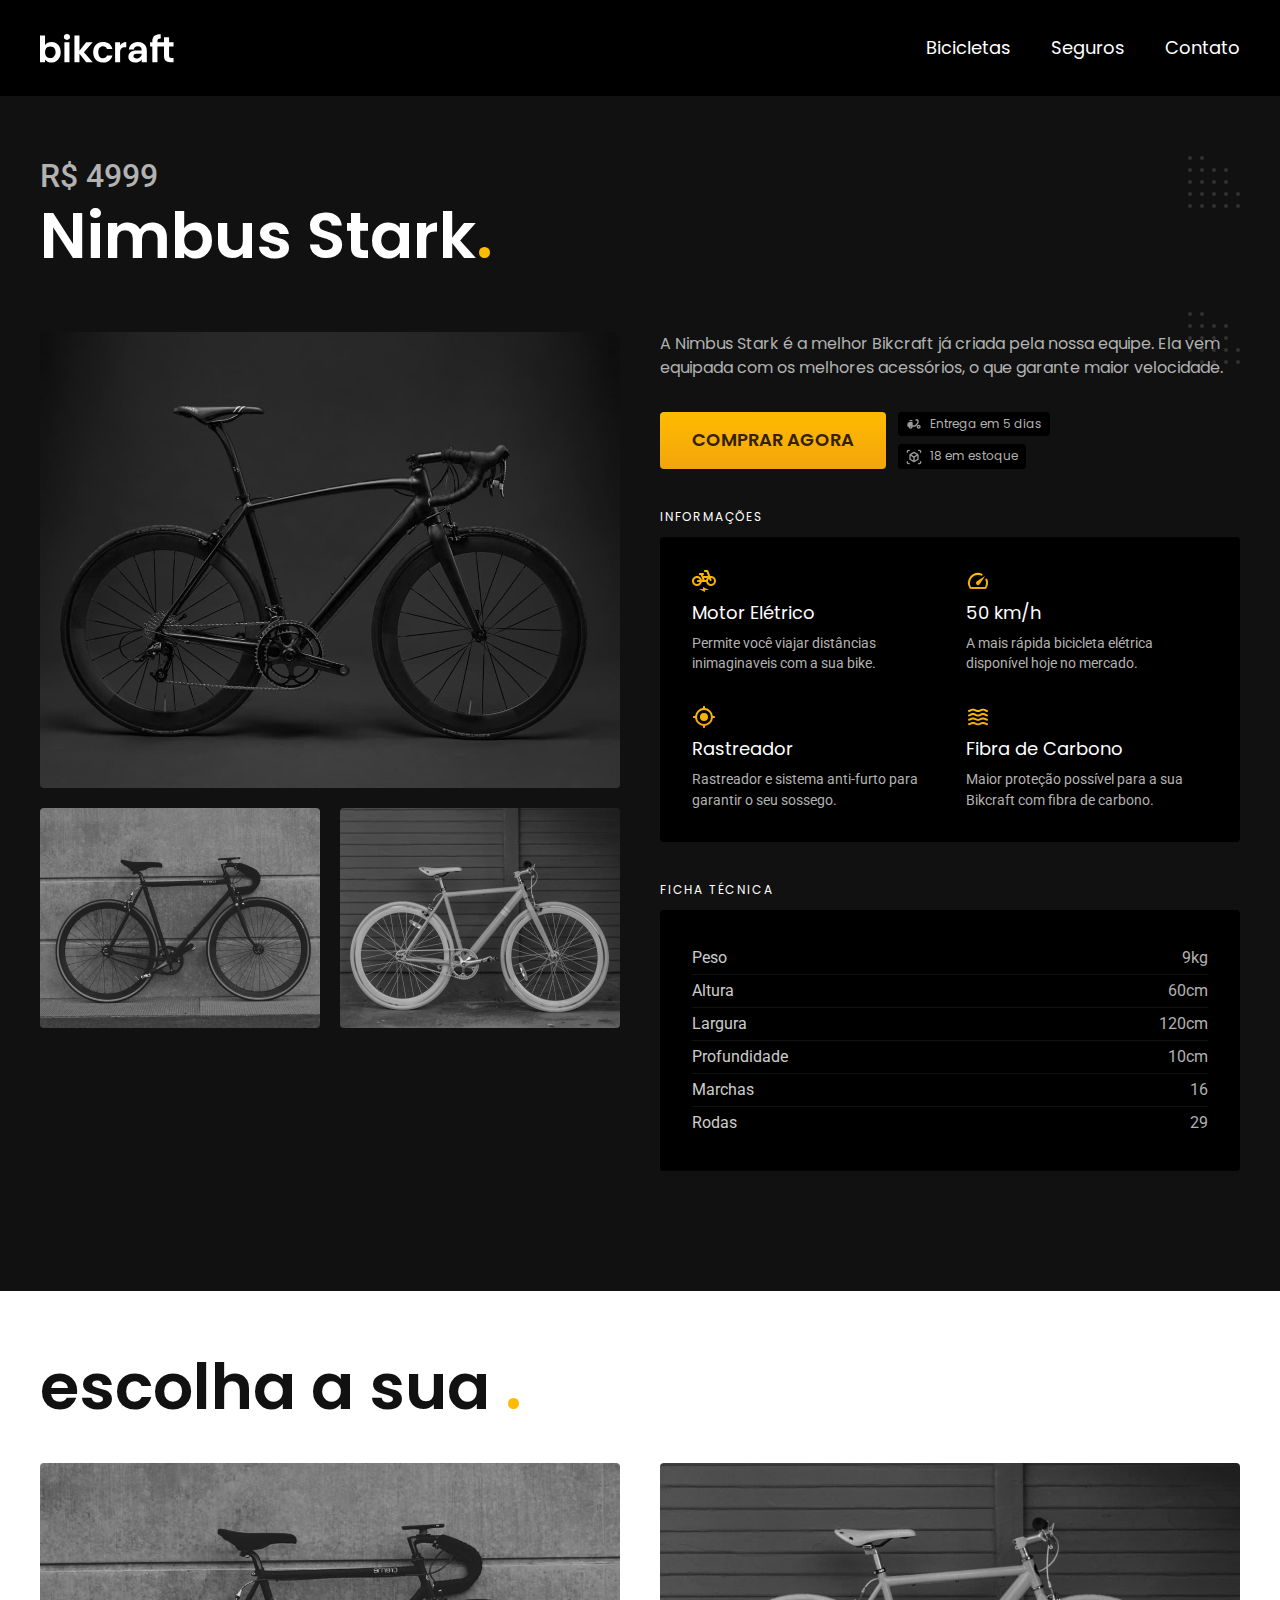
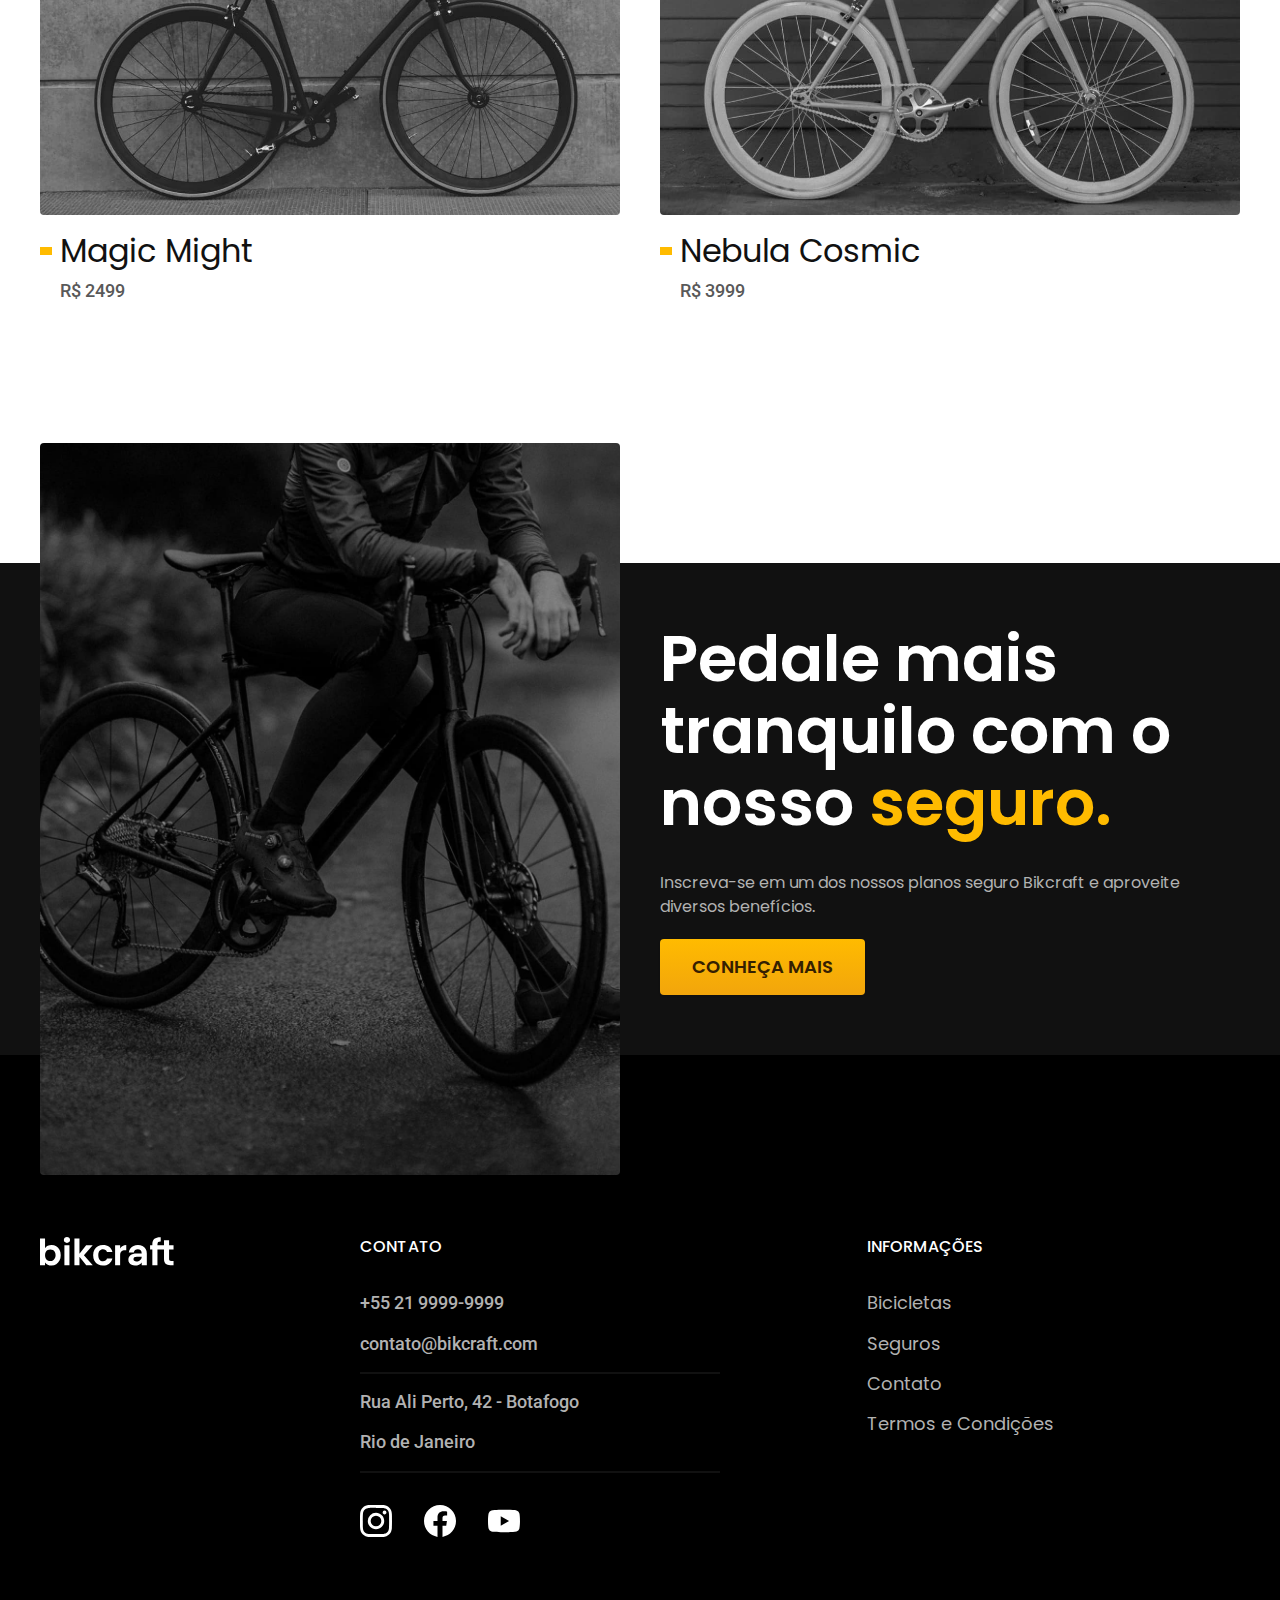
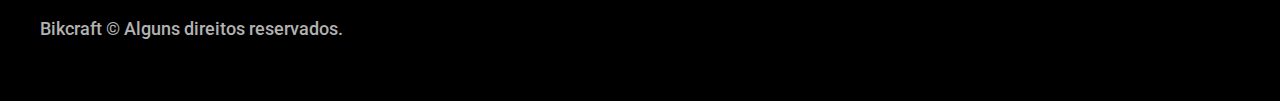
<file: bicicletas/nimbus.html>
<!DOCTYPE html>

<html lang="pt-br">
  <head>
    <meta charset="UTF-8" />
    <meta name="viewport" content="width=device-width, initial-scale=1.0" />
    <title>Nimbus | Bikcraft</title>
    <meta name="description" content="Termos e Condições." />
    <link rel="stylesheet" href="../css/style.min.css" />
    <link rel="icon" href="./favicon.svg" type="image/svg+xml" />
    <link rel="preload" href="../css/style.min.css" as="style" />
    <link rel="preconnect" href="https://fonts.googleapis.com" />
    <link rel="preconnect" href="https://fonts.gstatic.com" crossorigin />
    <link
      href="https://fonts.googleapis.com/css2?family=Merriweather:ital,wght@1,900&family=Poppins:wght@400;600&family=Roboto:wght@400;500&display=swap"
      rel="stylesheet"
    />
    <script>
      document.documentElement.classList.add("js");
    </script>
  </head>

  <body id="bicicleta">
    <header class="header-bg">
      <div class="container header">
        <a href="../">
          <img src="../img/bikcraft.svg" alt="Bikcraft" />
        </a>

        <nav aria-label="primaria">
          <ul class="header-menu font-1-m cor-0">
            <li><a href="../bicicletas.html">Bicicletas</a></li>
            <li><a href="../seguros.html">Seguros</a></li>
            <li><a href="../contato.html">Contato</a></li>
          </ul>
        </nav>
      </div>
    </header>

    <main class="titulo-bg">
      <div>
        <div class="titulo container">
          <p class="font font-2-xl cor-5">R$ 4999</p>
          <h1 class="font-1-xxl cor-0">
            Nimbus Stark<span class="cor-p1">.</span>
          </h1>
        </div>
      </div>

      <div class="bicicleta container">
        <div class="bicicleta-imagens">
          <img src="../img/bicicleta/nimbus1.jpg" alt="" />
          <img src="../img/bicicleta/nimbus2.jpg" alt="" />
          <img src="../img/bicicleta/nimbus3.jpg" alt="" />
        </div>
        <div class="bicicleta-conteudo">
          <p class="font-2-l cor-5">
            A Nimbus Stark é a melhor Bikcraft já criada pela nossa equipe. Ela
            vem equipada com os melhores acessórios, o que garante maior
            velocidade.
          </p>
          <div class="bicicleta-comprar">
            <a class="botao" href="../orcamento.html">Comprar Agora</a>

            <span class="font-1-xs cor-6"
              ><img src="../img/icones/entrega.svg" alt="" /> Entrega em 5
              dias</span
            >
            <span class="font-1-xs cor-6"
              ><img src="../img/icones/estoque.svg" alt="" /> 18 em
              estoque</span
            >
          </div>

          <h2 class="font-1-xs cor-0">Informações</h2>
          <ul class="bicicleta-informacoes">
            <li>
              <img src="../img/icones/eletrica.svg" alt="" />
              <h3 class="font-1-m cor-0">Motor Elétrico</h3>
              <p class="font-2-xs cor-5">
                Permite você viajar distâncias inimaginaveis com a sua bike.
              </p>
            </li>
            <li>
              <img src="../img/icones/velocidade.svg" alt="" />
              <h3 class="font-1-m cor-0">50 km/h</h3>
              <p class="font-2-xs cor-5">
                A mais rápida bicicleta elétrica disponível hoje no mercado.
              </p>
            </li>
            <li>
              <img src="../img/icones/rastreador.svg" alt="" />
              <h3 class="font-1-m cor-0">Rastreador</h3>
              <p class="font-2-xs cor-5">
                Rastreador e sistema anti-furto para garantir o seu sossego.
              </p>
            </li>
            <li>
              <img src="../img/icones/carbono.svg" alt="" />
              <h3 class="font-1-m cor-0">Fibra de Carbono</h3>
              <p class="font-2-xs cor-5">
                Maior proteção possível para a sua Bikcraft com fibra de
                carbono.
              </p>
            </li>
          </ul>
          <h2 class="font-1-xs cor-0">Ficha Técnica</h2>
          <ul class="bicicleta-ficha font-2-s cor-4">
            <li>Peso <span>9kg</span></li>
            <li>Altura <span>60cm</span></li>
            <li>Largura <span>120cm</span></li>
            <li>Profundidade <span>10cm</span></li>
            <li>Marchas <span>16</span></li>
            <li>Rodas <span>29</span></li>
          </ul>
        </div>
      </div>
    </main>

    <article class="bicicletas-lista container">
      <h2 class="font-1-xxl">escolha a sua <span class="cor-p1">.</span></h2>

      <ul>
        <li>
          <a href="./magic.html">
            <img src="../img/bicicletas/magic.jpg" alt="Bicileta preta" />
            <h3 class="font-1-xl">Magic Might</h3>
            <span class="font-2-m cor-8">R$ 2499</span>
          </a>
        </li>

        <li>
          <a href="./nebula.html">
            <img src="../img/bicicletas/nebula.jpg" alt="Bicileta preta" />
            <h3 class="font-1-xl">Nebula Cosmic</h3>
            <span class="font-2-m cor-8">R$ 3999</span>
          </a>
        </li>
      </ul>
    </article>

    <article class="seguro-bg">
      <div class="seguro container">
        <div class="seguro-imagem">
          <img
            src="../img/fotos/seguros.jpg"
            alt="Pessoa parada em cima de uma bicicleta."
          />
        </div>

        <div class="seguro-conteudo">
          <h2 class="font-1-xxl cor-0">
            Pedale mais tranquilo com o nosso
            <span class="cor-p1">seguro.</span>
          </h2>
          <p class="font-2-l cor-5">
            Inscreva-se em um dos nossos planos seguro Bikcraft e aproveite
            diversos benefícios.
          </p>
          <a class="botao" href="../seguros.html">Conheça Mais</a>
        </div>
      </div>
    </article>

    <footer class="footer-bg">
      <div class="footer container">
        <img src="../img/bikcraft.svg" alt="Bikcraft" />
        <div class="footer-contato">
          <h3 class="font-2-l-b cor-0">Contato</h3>
          <ul class="font-2-m cor-5">
            <li><a href="tel:+552199999999">+55 21 9999-9999</a></li>
            <li>
              <a href="mailto:contato@bikcraft.com">contato@bikcraft.com</a>
            </li>
            <li>Rua Ali Perto, 42 - Botafogo</li>
            <li>Rio de Janeiro</li>
          </ul>
          <div class="footer-redes">
            <a href="../">
              <img src="../img/redes/instagram.svg" alt="Instagram" />
            </a>
            <a href="../">
              <img src="../img/redes/facebook.svg" alt="Facebook" />
            </a>
            <a href="../">
              <img src="../img/redes/youtube.svg" alt="Youtube" />
            </a>
          </div>
        </div>
        <div class="footer-informacoes">
          <h3 class="font-2-l-b cor-0">Informações</h3>
          <nav>
            <ul class="font-1-m cor-5">
              <li><a href="../bicicletas.html">Bicicletas</a></li>
              <li><a href="../seguros.html">Seguros</a></li>
              <li><a href="../contato.html">Contato</a></li>
              <li><a href="../termos.html">Termos e Condições</a></li>
            </ul>
          </nav>
        </div>
        <p class="footer-copy font-2-m cor-6">
          Bikcraft © Alguns direitos reservados.
        </p>
      </div>
    </footer>
    <script src="../js/script.js"></script>
  </body>
</html>
</file>
<file: css/style.min.css>
body{margin:0;font-family:Arial,Helvetica,sans-serif;color:#111}blockquote,dd,h1,h2,h3,h4,p,ul{margin:0}ul{padding:0;list-style:none}a{text-decoration:none;color:inherit}img{max-width:100%;display:block}img[src$=".jpg"]{border-radius:4px}.font-1-xxl{font:600 4rem/1.125 poppins,sans-serif}.font-1-xs{font:400 0.75rem/1.35 Poppins,sans-serif}.font-2-xs{font:400 0.875rem/1.43 Roboto,sans-serif}.font-1-s{font:400 1rem/1.5 Poppins,sans-serif}.font-2-s{font:400 1rem/1.5 Roboto,sans-serif}.font-1-m,.font-1-m-b{font:400 1.125rem/1.35 Poppins,sans-serif}.font-1-m-b{font-weight:600}.font-2-m{font:500 1.125rem/1.35 Roboto,sans-serif}.font-1-l{font:400 1.5rem/1.5 Poppins,sans-serif}.font-2-l,.font-2-l-b{font:400 1rem/1.5 Poppins,sans-serif}.font-2-l-b{font-weight:500;letter-spacing:.01em;text-transform:uppercase}.font-1-xl{font:400 2rem/1.25 Poppins,sans-serif}.font-2-xl{font:500 2rem/1.25 Roboto,sans-serif}.font-1-xxl{font:600 4rem/1.125 Poppins,sans-serif}@media (max-width:1200px){.introducao h1{font-size:3rem}.font-2-l,.font-2-l-b{font-size:1.125rem}}@media (max-width:800px){.font-1-xxl{font-size:2rem}.font-1-xl,.font-2-xl{font-size:1.5rem}}:root{--cor-0:#ffffff;--cor-1:#F7F7F7;--cor-2:#EDEDED;--cor-3:#DEDEDE;--cor-4:#CCCCCC;--cor-5:#b2b2b2;--cor-6:#b2b2b2;--cor-7:#737373;--cor-8:#595959;--cor-9:#404040;--cor-10:#2e2e2e;--cor-11:#111111;--cor-12:#000000;--cor-p1:#ffbb00;--cor-p2:#E5A40B;--cor-p3:#AF6902;--cor-p4:#714400;--cor-p5:#352001}.cor-0{color:var(--cor-0)}.cor-1{color:var(--cor-1)}.cor-2{color:var(--cor-2)}.cor-3{color:var(--cor-3)}.cor-4{color:var(--cor-4)}.cor-5{color:var(--cor-5)}.cor-6{color:var(--cor-6)}.cor-7{color:var(--cor-7)}.cor-8{color:var(--cor-8)}.cor-9{color:var(--cor-9)}.cor-10{color:var(--cor-10)}.cor-11{color:var(--cor-11)}.cor-12{color:var(--cor-12)}.cor-p1{color:var(--cor-p1)}.cor-p2{color:var(--cor-p2)}.cor-p3{color:var(--cor-p3)}.cor-p4{color:var(--cor-p4)}.cor-p5{color:var(--cor-p5)}.js .fadeInDown{transform:translate3d(0,-20px,0)}.js .fadeInUp{transform:translate3d(0,20px,0)}.js .fadeInRight{transform:translate3d(20px,0,0)}.js .fadeInLeft{transform:translate3d(-20px,0,0)}.js [data-anime]{opacity:0}.js .anime{opacity:1;transform:none;transition:transform .8s,opacity .8s}.header-bg{background-color:var(--cor-12)}.header{display:flex;flex-wrap:wrap;gap:20px;justify-content:space-between;align-items:center;padding-top:20px;padding-bottom:20px}.header-menu{display:flex;gap:40px;flex-wrap:wrap}.header-menu a{display:inline-block;padding:16px 0;position:relative}.header-menu a:after{content:"";display:block;height:2px;width:0%;background:var(--cor-0);margin-top:4px;transition:.3s;position:absolute}.header-menu a.ativo::after,.header-menu a:hover::after{width:100%}@media (max-width:800px){.header-menu{gap:20px}.header-menu a{background:var(--cor-11);padding:12px 16px;border-radius:4px}.header-menu a:hover{background-color:var(--cor-10)}.header a::after{display:none}}@media (max-width:800px){.header-menu{gap:12px}.header-menu a{padding:8px 12px;font-size:14px}}.footer-bg{background-color:var(--cor-12)}.footer{display:grid;grid-template-columns:3fr 5fr 4fr;gap:40px;padding-top:60px;padding-bottom:60px}.footer h3{margin-bottom:32px}.footer-contato ul{margin-bottom:32px}.footer-contato li:nth-child(2n):after{content:"";display:block;max-width:360px;height:2px;background:var(--cor-11);margin-top:16px}.footer li{margin-bottom:16px}.footer-redes{display:flex;gap:32px}.footer a:hover{color:var(--cor-0)}.footer-copy{grid-column:1/-1;margin-top:40px}@media (max-width:800px){.footer>img{display:none}.footer{grid-template-columns:1fr 1fr}}@media (max-width:600px){.footer{grid-template-columns:1fr;gap:60px}.footer-copy{margin-top:0}}.container{max-width:1200px;padding-left:20px;padding-right:20px;margin-right:auto;margin-left:auto}.botao{padding:16px 32px;background:linear-gradient(#fb0,#f2a50c);display:inline-block;border-radius:4px;box-shadow:0 1px 2px rgba(0,0,0,.1);text-transform:uppercase;color:var(--cor-p5);font:600 1.125rem/1.35 Poppins,sans-serif;max-width:max-content;border:none;cursor:pointer}.botao:hover{background:linear-gradient(#ffb60d,#e59317)}.botao.secundario{background:var(--cor-10);color:var(--cor-2)}.botao.secundario:hover{background:var(--cor-9)}.botao.seta{display:flex;align-items:center}.botao.seta::after{content:"";display:inline-block;width:18px;height:10px;margin-left:12px;background:url("../img/icones/seta.svg");transition:transform .2s}.botao.seta:hover::after{transform:translateX(4px)}@media (max-width:600px){.botao{padding:12px 16px;font-size:1rem}}.link{display:inline-block;color:var(--cor-p1);font:500 1.5rem/1.5 Poppins,sans-serif;text-transform:uppercase}.link::after{content:"";display:block;width:100%;height:4px;background-color:currentColor}.link:hover{color:var(--cor-0)}.titulo-bg{padding-top:60px;padding-bottom:60px;background-color:var(--cor-11)}.titulo{background:url('../img/dec/top-right.svg') no-repeat top right 20px}.titulo p{margin-bottom:4px}@media (max-width:800px){.titulo-bg{padding-top:40px;padding-bottom:40px}.titulo p{font-size:1rem;text-transform:lowercase;font-weight:400}}.form{display:grid;grid-template-columns:1fr 1fr;gap:20px}.form label{display:block;font:400 1rem/1.5 Poppins,sans-serif;margin-bottom:4px}.form .col-2{grid-column:span 2}.form input[type=email],.form input[type=text],.form textarea{font:400 1rem/1.5 Roboto,sans-serif;background:var(--cor-1);border:1px solid var(--cor-2);padding:12px;border-radius:4px;width:100%;box-sizing:border-box}.form input[type=email]:focus,.form input[type=text]:focus,.form textarea:focus{outline:0;border-color:var(--cor-p1);background:var(--cor-0);box-shadow:0 0 0 2px #fea}@media (max-width:600px){.form{grid-template-columns:1fr}.form .col-2{grid-column:1}}.introducao-bg{background:var(--cor-12) url('../img/dec/bottom-left.svg') no-repeat bottom 160px left 20px;box-shadow:inset 0 -120px var(--cor-0)}.introducao{display:grid;grid-template-columns:1fr 1fr;gap:0 40px}.introducao-conteudo{align-self:end;padding-bottom:200px}.introducao img{height:100%;width:100%;object-fit:cover;border-radius:4px}.introducao h1{margin-bottom:32px}.introducao p{margin-bottom:20px}@media (max-width:800px){.introducao{grid-template-columns:1fr;gap:32px}.introducao-conteudo{padding-bottom:0}.introducao p{margin-bottom:16px}.introducao img{height:300px;width:100%}.introducao-bg{background-color:var(--cor-11);padding-top:40px;box-shadow:inset 0 -60px}}.tecnologia-bg{background-color:var(--cor-11);box-shadow:inset 0 80px var(--cor-0),inset 0 -80px var(--cor-0)}.tecnologia{display:grid;grid-template-columns:1fr 1fr;gap:40px}.tecnologia-imagem img{height:100%;width:100%;object-fit:cover;object-position:left}.tecnologia-conteudo{padding-top:160px;padding-bottom:160px}.tecnologia-conteudo>span{display:block;margin-bottom:20px}.tecnologia-conteudo h2{margin-bottom:32px}.tecnologia-conteudo>p{margin-bottom:20px}.tecnologia a{margin-bottom:80px}.tecnologia-vantagens{display:flex;gap:40px}.tecnologia-vantagens h3{margin-bottom:8px;width:max-content}.tecnologia-vantagens img{width:24px;margin-bottom:8px}@media (max-width:800px){.tecnologia-bg{box-shadow:initial}.tecnologia{grid-template-columns:1fr}.tecnologia-conteudo{padding-top:60px;padding-bottom:60px}.tecnologia-imagem{display:none}.tecnologia a{margin-bottom:60px}}@media (max-width:600px){.tecnologia-vantagens{flex-direction:column}}.parceiros{padding-top:60px;padding-bottom:120px}.parceiros h2{margin-bottom:60px}.parceiros ul{padding:0 20px;max-width:1400px;display:grid;grid-template-columns:repeat(4,1fr);margin:0 auto}.parceiros li{display:flex;padding:32px;border-left:2px solid var(--cor-2)}.parceiros img{margin:auto}.parceiros li:first-child,.parceiros li:nth-child(5){border-left:none}.parceiros li:nth-child(n+5){border-top:2px solid var(--cor-2)}@media (max-width:800px){.parceiros{padding-bottom:60px}.parceiros h2{margin-bottom:20px}.parceiros ul{grid-template-columns:repeat(2,1fr)}.parceiros li:nth-child(n+3){border-top:2px solid var(--cor-2)}.parceiros li:nth-child(odd){border-left:none}.parceiros li{padding:20px}}.depoimento{display:grid;grid-template-columns:1fr 1fr;background-color:var(--cor-p1);overflow:hidden}.depoimento img{border-radius:0;width:100%;height:100%;object-fit:cover}.depoimento-conteudo{padding:40px 40px 80px 80px;align-self:end;background:url('../img/dec/bottom-right-p.svg') no-repeat bottom 40px right 40px}.depoimento p{max-width:32ch;font-family:Merriweather;font-style:italic;font-weight:900;margin-bottom:32px;position:relative}.depoimento p::after,.depoimento p::before{font-size:5rem;color:var(--cor-p2);position:absolute}.depoimento p::before{content:"“";left:-50px;top:-20px}.depoimento p::after{content:"”"}@media (min-width:1200px){.depoimento img{max-height:520px}}@media (max-width:800px){.depoimento{grid-template-columns:1fr;text-align:center}.depoimento-conteudo{padding:40px 20px;justify-self:center}.depoimento img{max-height:200px}}.bicicletas-lista{padding-top:60px;padding-bottom:120px}.bicicletas-lista h2{margin-bottom:40px}.bicicletas-lista ul{display:flex;gap:40px;padding:0 20px 20px 20px;max-width:1200px;margin-right:auto;margin-left:auto;overflow-x:auto}#bicicleta .bicicletas-lista ul{padding:0 0 20px 0}.bicicletas-lista li{min-width:280px}.bicicletas-lista a{display:block}.bicicletas-lista img{margin-bottom:16px}.bicicletas-lista h3{margin-bottom:8px;display:flex;align-items:center}.bicicletas-lista h3::before{content:"";display:inline-block;height:8px;width:12px;margin-right:8px;background-color:var(--cor-p1);transition:width .2s}.bicicletas-lista a:hover h3::before{width:24px}.bicicletas-lista li span{padding-left:20px}@media (max-width:800px){.bicicletas-lista{padding:60px}.bicicletas-lista ul{gap:20px}}.bicicletas-bg{background:linear-gradient(to right,var(--cor-0) 30%,var(--cor-11) 0)}.bicicletas{display:grid;grid-template-columns:1fr 1fr;gap:40px;padding-top:60px;padding-bottom:60px;background:url('../img/dec/top-right.svg') no-repeat top 40px right 20px}.bicicletas-imagem{display:grid}.bicicletas-imagem img{grid-area:1/1}.bicicletas-imagem span{grid-area:1/1;place-self:start end;margin-top:20px;display:inline-block;background:var(--cor-12);padding:8px 16px 8px 8px;border-radius:4px 0 0 4px}.bicicletas-conteudo{display:grid;grid-template-columns:1fr auto;align-content:start}.bicicletas h2,.bicicletas p{grid-column:1/-1}.bicicletas h2{margin-bottom:20px}.bicicletas h2::before{content:"";display:block;width:12px;height:8px;background-color:var(--cor-p1);margin-bottom:8px}.bicicletas p{margin-bottom:32px}.bicicletas a{place-self:end}.bicicletas li{display:flex;align-items:center}.bicicletas ul{display:grid;gap:16px}.bicicletas-conteudo img{width:24px;margin-right:8px}@media (max-width:800px){.bicicletas{grid-template-columns:1fr;gap:20px;padding-bottom:40px;padding-top:40px}.bicicletas-bg{background:var(--cor-11)}}@media (max-width:600px){.bicicletas-conteudo{grid-template-columns:1fr}.bicicletas ul{grid-template-columns:1fr 1fr;margin-bottom:32px;font-size:1rem}.bicicletas a{place-self:start}}.bicicleta{display:grid;grid-template-columns:1fr 1fr;align-items:start;gap:40px;padding-top:60px;padding-bottom:60px;background:url('../img/dec/top-right.svg') no-repeat top 40px right 20px}#bicicleta .titulo p{text-transform:uppercase}.bicicleta-imagens{display:flex;flex-wrap:wrap;gap:20px}.bicicleta-imagens img{flex:1;min-width:200px}.bicicleta-imagens img:first-child{min-width:100%}.bicicleta-conteudo>p{margin-bottom:32px}.bicicleta-comprar{display:grid;grid-template-columns:max-content auto;align-items:center;justify-items:start;gap:8px 12px;margin-bottom:40px}.bicicleta-comprar a{grid-row:span 2}.bicicleta-comprar span{display:flex;align-items:center;background-color:var(--cor-12);gap:8px;padding:4px 8px;border-radius:4px}.bicicleta-conteudo h2{text-transform:uppercase;letter-spacing:.15em;margin-bottom:12px}.bicicleta-ficha,.bicicleta-informacoes{padding:32px;background-color:var(--cor-12);border-radius:4px}.bicicleta-informacoes{margin-bottom:40px;display:grid;grid-template-columns:1fr 1fr;gap:32px}.bicicleta-informacoes img{width:24px;margin-bottom:8px}.bicicleta-informacoes h3{margin-bottom:8px}.bicicleta-ficha li{padding:4px 0;display:flex;justify-content:space-between;border-bottom:1px solid var(--cor-11)}.bicicleta-ficha li:last-child{border-bottom:none}.bicicleta-ficha span{color:var(--cor-6)}@media (max-width:800px){.bicicleta{grid-template-columns:1fr;padding-top:40px;padding-bottom:40px}.bicicleta-imagens{grid-row:2}}@media (max-width:400px){.bicicleta-informacoes{grid-template-columns:1fr}.bicicleta-comprar{grid-template-columns:1fr}}.seguro-bg{background-color:var(--cor-11);box-shadow:inset 0 120px var(--cor-0),inset 0 -120px var(--cor-12)}.seguro{display:grid;grid-template-columns:1fr 1fr;gap:40px}.seguro-imagem img{width:100%;height:100%;object-fit:cover}.seguro-conteudo{padding-top:180px;padding-bottom:180px}.seguro h2{margin-bottom:32px}.seguro p{margin-bottom:20px}@media (max-width:800px){.seguro-bg{box-shadow:inset 0 -60px var(--cor-12)}.seguro{grid-template-columns:1fr}.seguro-conteudo{grid-row:1;padding-top:40px;padding-bottom:0}}.seguros-bg{background:var(--cor-11)}.seguros{padding-top:60px;padding-bottom:60px;display:grid;grid-template-columns:1fr 1fr;gap:40px;align-items:center}#seguros .seguros{padding-top:0}.seguros h2{grid-column:1/-1}.seguros-item{background-color:var(--cor-12);padding:32px 32px 32px 60px;display:grid;grid-template-columns:1fr auto;border-radius:4px}.seguros-item h3{margin-bottom:40px}.seguros-item span{grid-column:2;display:block;text-align:right}.seguros-item ul{grid-column:1/-1;margin-bottom:32px}.seguros-item li{display:flex;align-items:center;position:relative}.seguros-item li+li{margin-top:20px}.seguros-item li::before{content:"";display:inline-block;width:13px;height:9px;background-image:url("../img/icones/lista.svg");position:absolute;left:-21px}.seguros-item a{grid-column:1/-1}@media (max-width:800px){.seguros{grid-template-columns:1fr}}.perguntas{padding-top:120px;padding-bottom:120px}.perguntas h2{margin-bottom:60px}.perguntas dl>div{padding:20px;border-radius:4px}.perguntas dl>div:nth-child(odd){background-color:var(--cor-1)}.perguntas button{display:grid;grid-template-columns:auto 1fr auto;align-items:center;gap:8px;cursor:pointer;border:none;background:0 0;width:100%;text-align:left}.perguntas button::before{content:"";display:inline-block;width:12px;height:8px;background-color:var(--cor-p1)}.perguntas button::after{content:"";display:inline-block;width:14px;height:6px;background:url("../img/icones/seta-abrir.svg");transition:.3s}.perguntas button:hover::after,.perguntas button[aria-expanded=true]::after{transform:rotate(180deg)}.js .perguntas dd{display:none}.js .perguntas dd.ativa{display:block}.perguntas dd{padding-left:20px;padding-top:16px;max-width:80ch}@media (max-width:800px){.perguntas{padding-top:60px;padding-bottom:60px}.perguntas h2{margin-bottom:40px}}.vantagens-bg{background-color:var(--cor-12)}.vantagens{padding-top:120px;padding-bottom:120px}.vantagens h2{margin-bottom:60px}.vantagens ul{display:grid;grid-template-columns:repeat(auto-fit,minmax(280px,max-content));gap:40px 80px}.vantagens h3,.vantagens img{margin-bottom:8px}@media (max-width:800px){.vantagens{padding-top:60px;padding-bottom:60px}.vantagens h2{margin-bottom:40px}.vantagens ul{gap:20px}}#contato{background:linear-gradient(var(--cor-11) 600px,var(--cor-1) 0)}.contato{display:grid;grid-template-columns:5fr 7fr}.contato-dados,.contato-formulario{padding:60px;box-shadow:0 1px 2px rgba(0,0,0,.1)}.contato-dados{border-radius:5px 0 0 5px;background:var(--cor-12) url('../img/dec/bottom-left.svg') no-repeat bottom 20px left 20px}.contato-formulario{border-radius:0 5px 5px 0;background:var(--cor-0) url('../img/dec/bottom-right.svg') no-repeat bottom 20px right 20px}.contato-dados h2{margin-bottom:60px}.contato-endereco{margin-bottom:32px;padding-left:28px;background:url("../img/icones/local.svg") no-repeat 0 2px}.contato-endereco p{margin-bottom:8px}.contato-meios a{display:block;max-width:max-content;margin-bottom:8px;padding-left:28px}.contato-meios a:hover{color:var(--cor-0)}.contato-meios a:first-child{background:url("../img/icones/email.svg") no-repeat 0 2px}.contato-meios a:nth-child(2){margin-bottom:32px}.contato-meios a:nth-child(3){background:url("../img/icones/telefone.svg") no-repeat 0 2px;margin-bottom:60px}.contato-redes{display:flex;gap:32px;padding-left:28px}@media (max-width:800px){.contato{grid-template-columns:1fr}.contato-dados,.contato-formulario{padding:20px}.contato-dados{border-radius:5px 5px 0 0;background:var(--cor-12)}.contato-formulario{border-radius:0 0 5px 5px}.contato-dados h2,.contato-meios a:nth-child(3){margin-bottom:32px}.contato-redes{margin-bottom:12px}}.lojas{display:grid;grid-template-columns:1fr 1fr;gap:0 40px;padding-top:120px;padding-bottom:120px}.lojas h2{grid-column:1/-1;margin-bottom:60px}.lojas img{border-radius:4px 4px 0 0}.lojas-item{border-radius:4px;background:var(--cor-0);box-shadow:0 1px 2px rgba(0,0,0,.1)}.lojas-conteudo{display:grid;grid-template-columns:1fr 1fr;gap:32px 16px;padding:32px}.lojas-conteudo h3,.lojas-tempo{grid-column:1/-1}.lojas-dados{display:grid;gap:8px;border-left:2px solid var(--cor-2);padding-left:12px}.lojas-tempo{display:flex;align-items:center;gap:8px}@media (max-width:800px){.lojas{gap:20px;padding-top:60px;padding-bottom:60px}.lojas h2{padding-bottom:32px}.lojas-conteudo{grid-template-columns:1fr}}@media (max-width:600px){.lojas{grid-template-columns:1fr}}#orcamento{background:linear-gradient(var(--cor-11) 600px,var(--cor-1) 0)}.orcamento{display:grid;grid-template-columns:5fr 7fr;padding-bottom:120px}.orcamento h2{text-transform:uppercase;position:relative;display:flex;align-items:center}.orcamento h2::before{content:"";display:inline-block;width:4px;height:8px;background-color:var(--cor-p1);position:absolute;left:-12px}.orcamento-dados,.orcamento-produto{padding:60px;box-shadow:0 1px 2px rgba(0,0,0,.1)}.orcamento-produto{border-radius:5px 0 0 5px;background:var(--cor-12) url('../img/dec/bottom-left.svg') no-repeat bottom 20px left 20px;display:grid;grid-template-columns:1fr 1fr;align-content:start;gap:20px}.orcamento-produto>*{grid-column:1/-1}.orcamento-produto>label{grid-column:initial}.orcamento-produto label{font:400 1rem/1.5 Poppins,sans-serif;color:var(--cor-4);background-color:var(--cor-10);padding:12px 16px;border-radius:4px;cursor:pointer;display:grid;grid-template-columns:auto 1fr auto;align-items:center;border:1px solid var(--cor-10)}.orcamento-produto label::before{content:"";display:inline-block;box-sizing:border-box;width:12px;height:12px;border:1px solid var(--cor-6);border-radius:50%;margin-right:8px}.orcamento-produto input:checked+label{background:var(--cor-0);color:var(--cor-11)}.orcamento-produto input:checked+label::before{border-color:var(--cor-7);box-shadow:inset 0 0 0 3px var(--cor-0),inset 0 0 0 6px var(--cor-7)}.orcamento-produto label:hover{background-color:var(--cor-9);border-color:var(--cor-9)}.orcamento-produto input:focus+label{box-shadow:0 0 0 2px var(--cor-p1);border-color:var(--cor-12)}.orcamento-produto label span{display:none}.orcamento-produto input:checked+label span{display:inline-block}.orcamento-produto input{opacity:0;position:absolute;pointer-events:none}.orcamento-produto input:checked+label{background:var(--cor-0);color:var(--cor-11)}.orcamento-dados{border-radius:0 5px 5px 0;background:var(--cor-0) url('../img/dec/bottom-right.svg') no-repeat bottom 20px right 20px}.orcamento-conteudo{display:none}.orcamento-conteudo h2,.orcamento-conteudo h2:nth-of-type(n+2){margin-top:20px}#bikcraft:checked~#orcamento-bikcraft,#seguro:checked~#orcamento-seguro{display:grid;gap:20px}.orcamento-detalhes{display:none;background:var(--cor-0);padding:20px;grid-template-columns:1fr 1fr;border-radius:4px;align-items:center}.orcamento-detalhes li{display:flex;align-items:center;margin-bottom:8px}.orcamento-detalhes li img{width:16px;margin-right:8px}.orcamento-produto input:checked+label+.orcamento-detalhes{display:grid}@media (max-width:1200px){.orcamento-dados,.orcamento-produto{padding:32px}}@media (max-width:800px){.orcamento{grid-template-columns:1fr}.orcamento-produto{border-radius:5px 5px 0 0}.orcamento-dados{border-radius:0 0 5px 5px;background:var(--cor-12)}}@media (max-width:400px){.orcamento-produto{grid-template-columns:1fr}}.termos{padding-top:80px;padding-bottom:80px}.termos h2{font-weight:600;margin-bottom:20px}.termos p+h2{margin-top:40px}.termos p{max-width:75ch;margin-bottom:24px}
</file>
